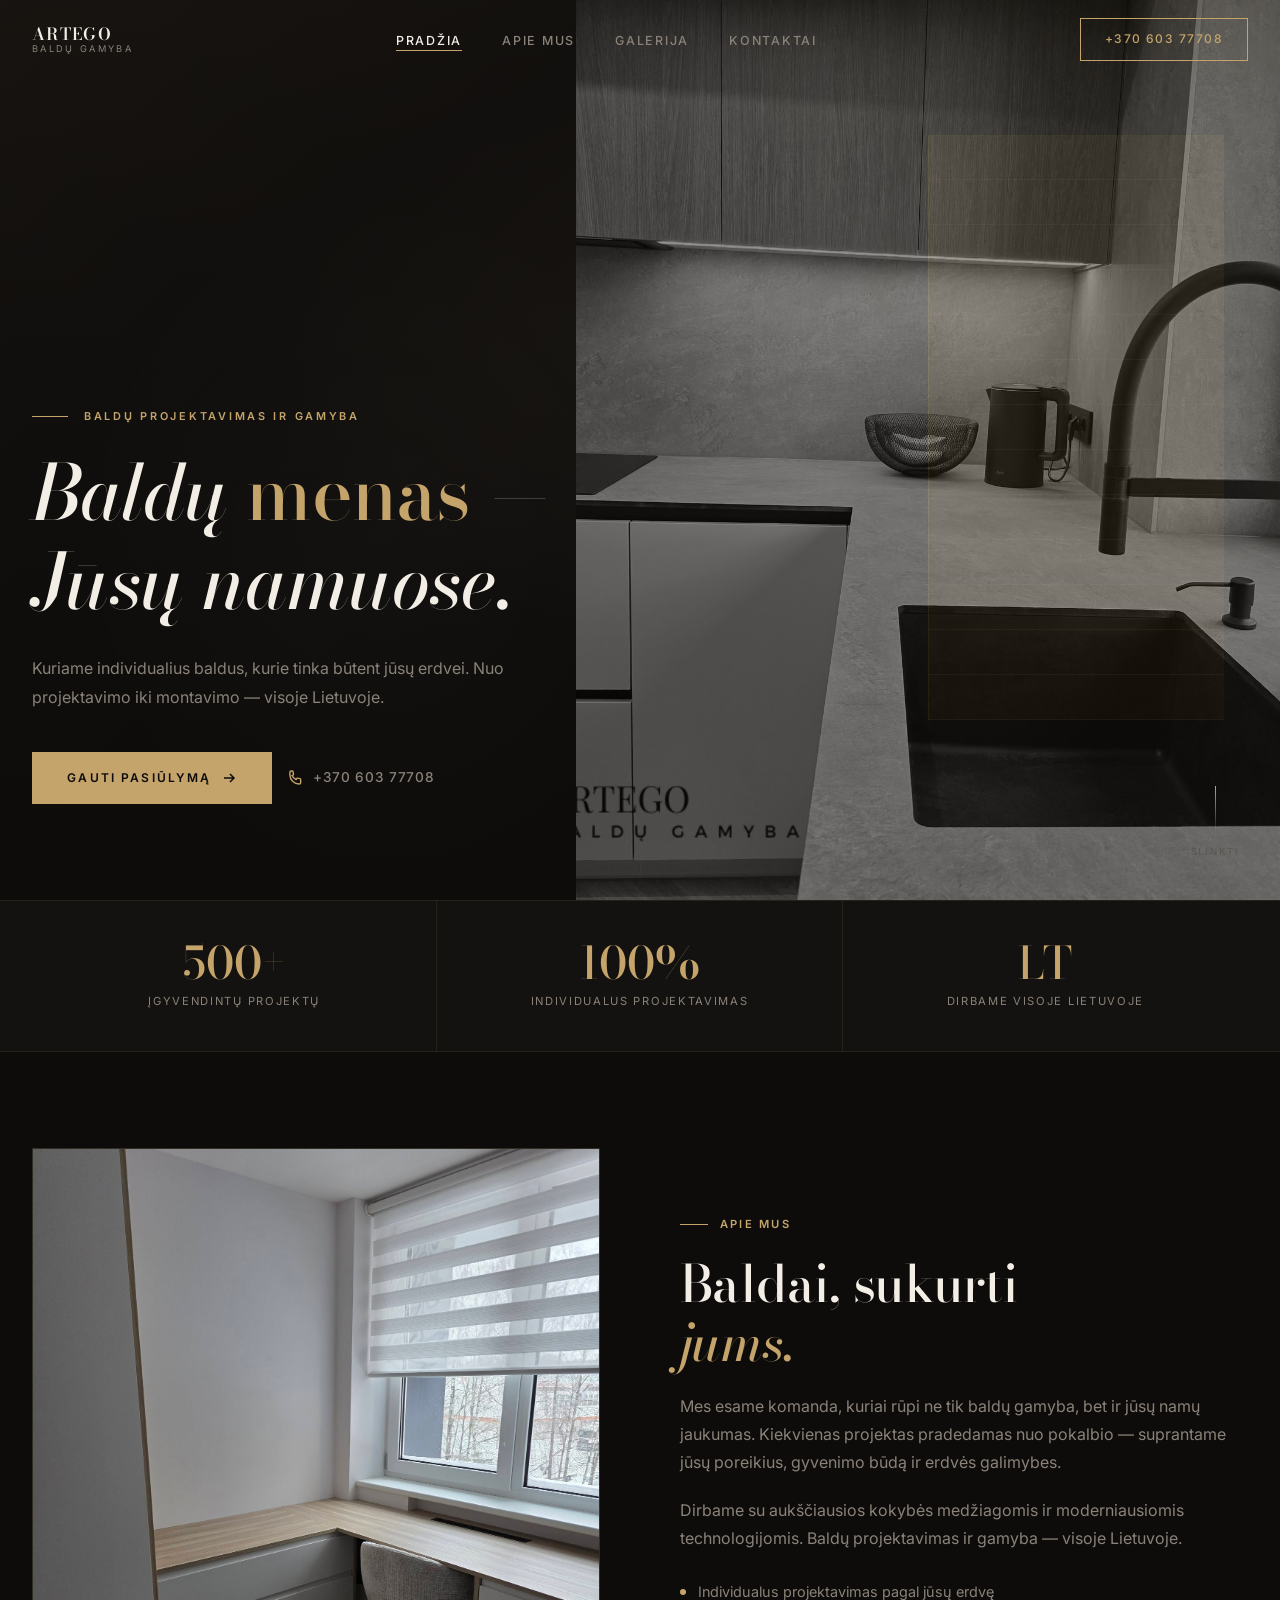
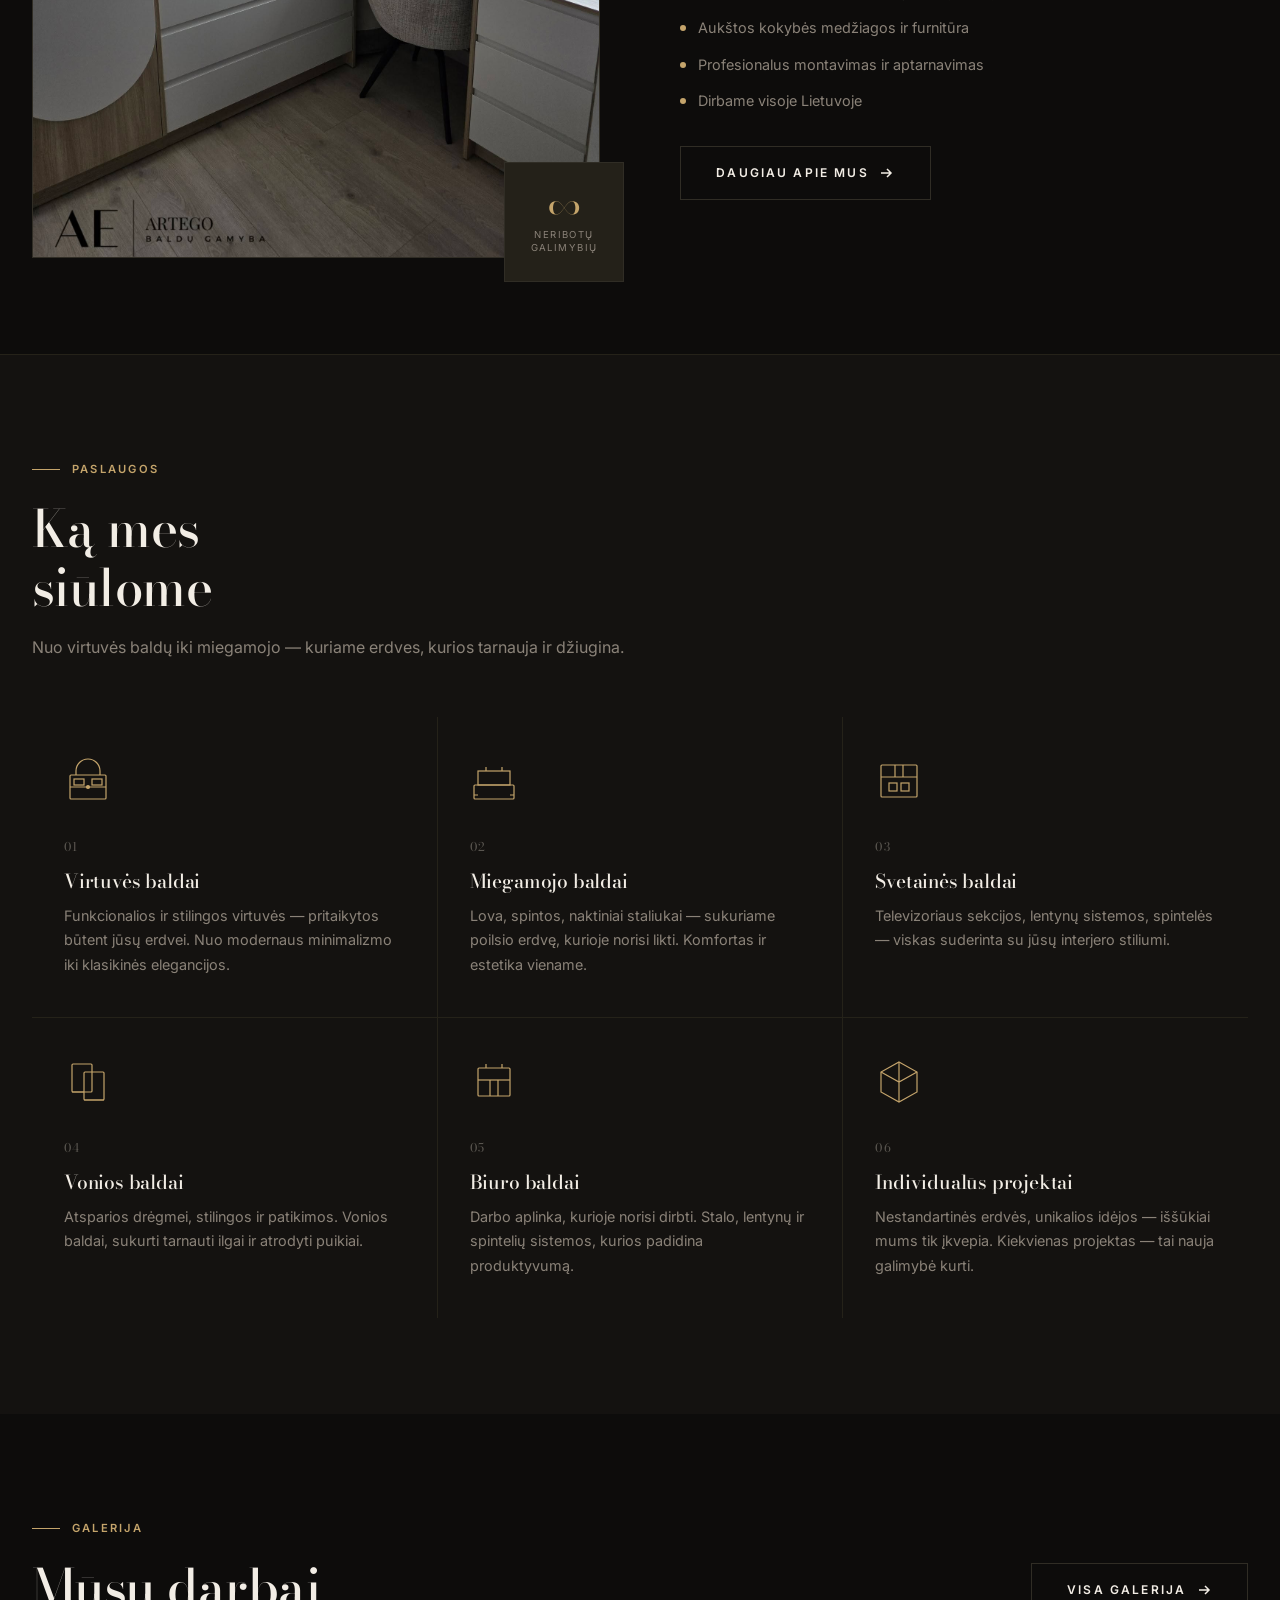
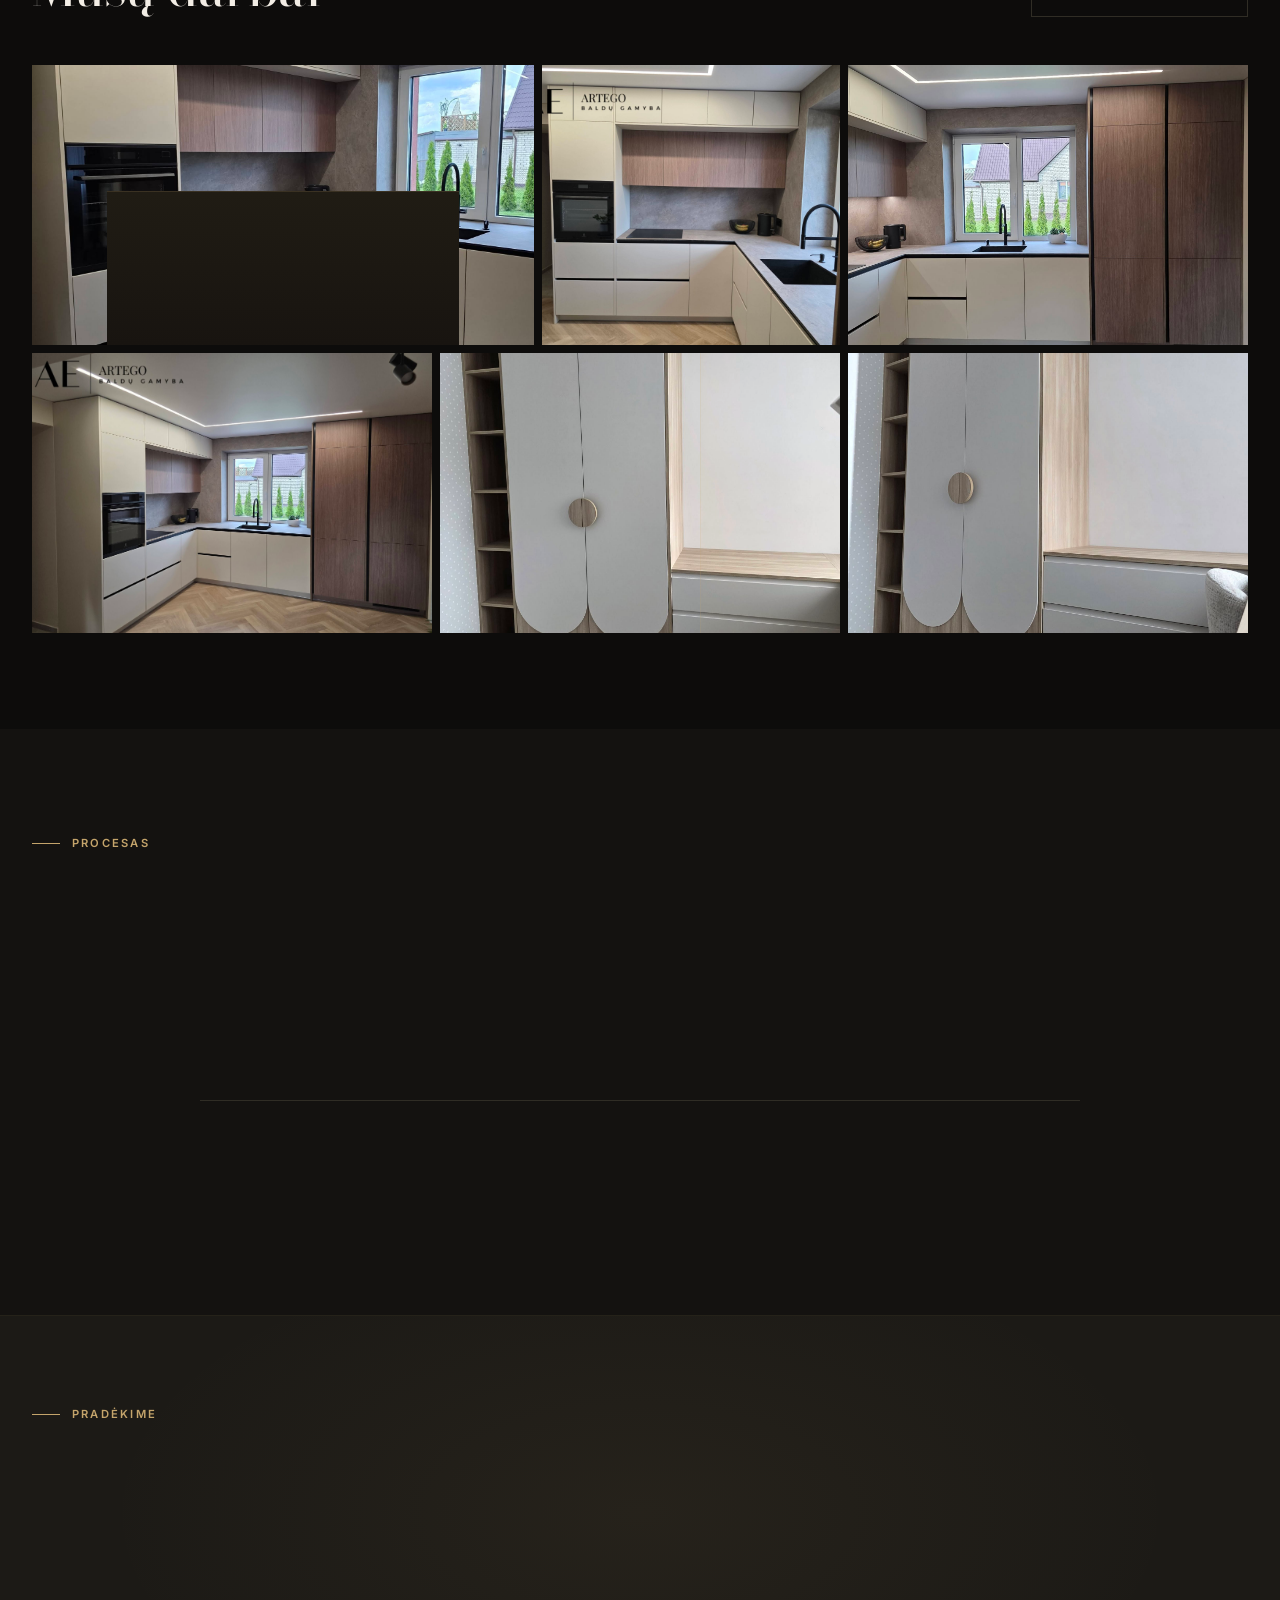
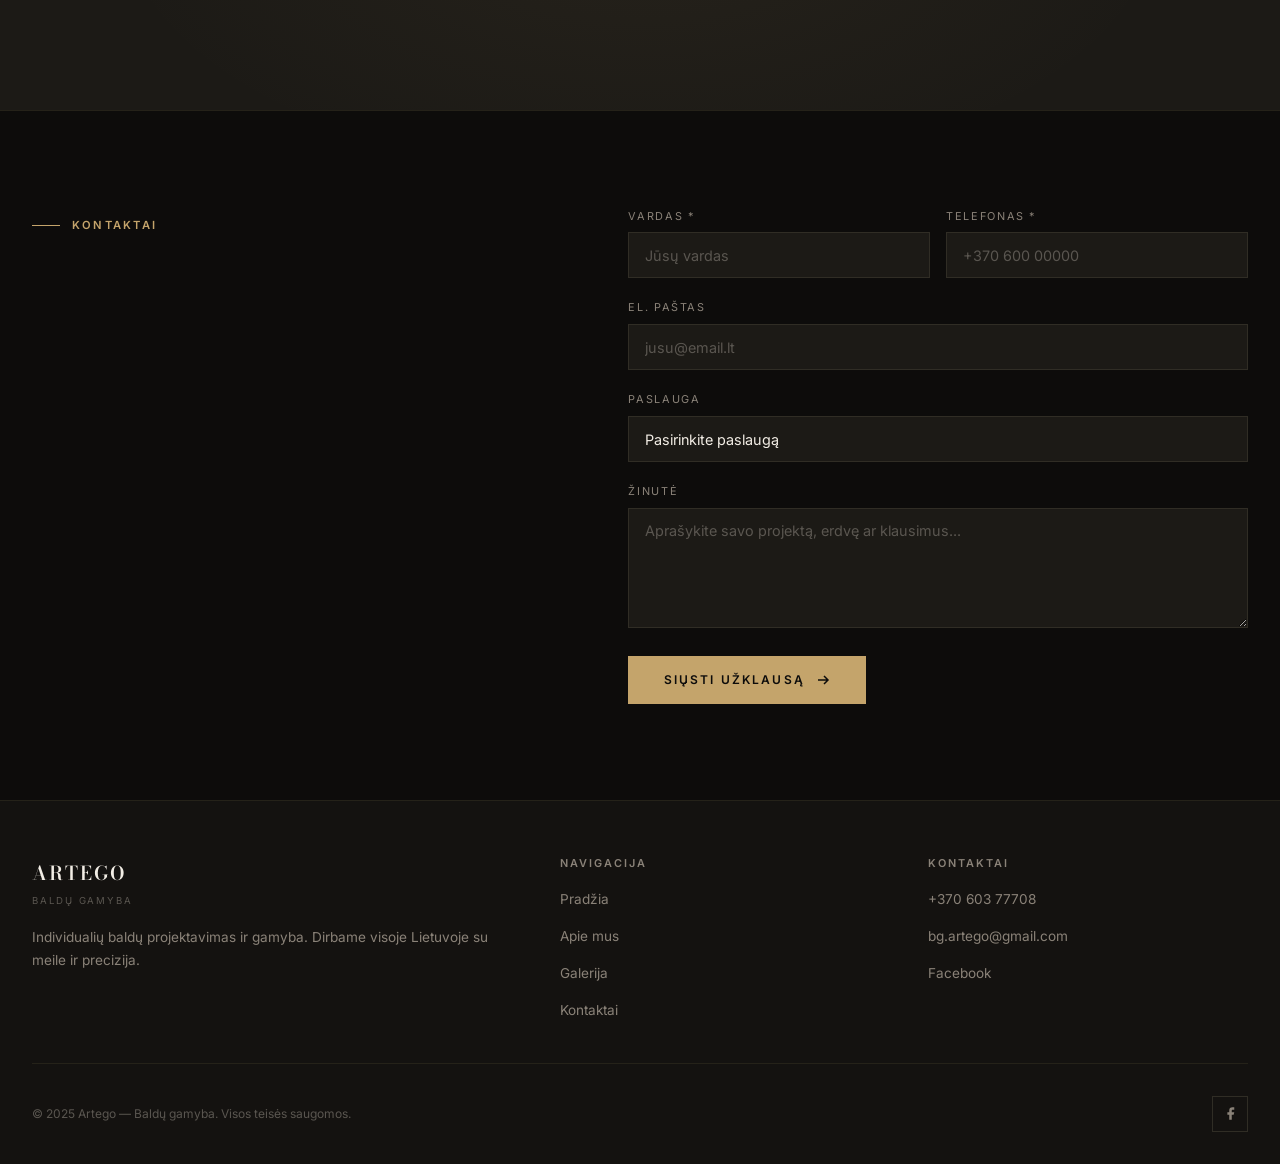
<file: index.html>
<!DOCTYPE html>
<html lang="lt">
<head>
  <meta charset="UTF-8">
  <meta name="viewport" content="width=device-width, initial-scale=1.0">
  <title>Artego — Baldų Gamyba | Lietuva</title>
  <meta name="description" content="Artego — individualių baldų projektavimas ir gamyba visoje Lietuvoje. Kokybė, stilius, patirtis.">
  <link rel="stylesheet" href="css/style.css">
</head>
<body>

<!-- Navigation -->
<nav class="nav" id="nav">
  <div class="nav__inner">
    <a href="index.html" class="nav__logo">
      <div class="nav__logo-text">
        <span class="nav__logo-name">Artego</span>
        <span class="nav__logo-sub">Baldų gamyba</span>
      </div>
    </a>
    <ul class="nav__links">
      <li><a href="index.html" class="active">Pradžia</a></li>
      <li><a href="apie.html">Apie mus</a></li>
      <li><a href="galerija.html">Galerija</a></li>
      <li><a href="kontaktai.html">Kontaktai</a></li>
    </ul>
    <a href="tel:+37060377708" class="nav__cta">+370 603 77708</a>
    <button class="nav__burger" aria-label="Meniu">
      <span></span><span></span><span></span>
    </button>
  </div>
</nav>

<!-- Mobile menu -->
<div class="nav__mobile">
  <button class="nav__mobile-close" aria-label="Uždaryti" style="position:absolute;top:1.5rem;right:2rem;background:none;border:none;color:var(--text);font-size:2rem;cursor:pointer;">✕</button>
  <a href="index.html">Pradžia</a>
  <a href="apie.html">Apie mus</a>
  <a href="galerija.html">Galerija</a>
  <a href="kontaktai.html">Kontaktai</a>
  <a href="tel:+37060377708" style="color:var(--accent);font-size:1.2rem;font-family:'Inter',sans-serif;margin-top:1rem;">+370 603 77708</a>
</div>

<!-- Hero -->
<section class="hero">
  <div class="hero__bg"></div>
  <div class="hero__bg-img"></div>
  <div class="hero__deco">
    <div class="hero__kitchen">
      <img src="assets/photos/photo2.jpg" alt="" style="width:100%;height:100%;object-fit:cover;opacity:0.55;mix-blend-mode:luminosity;">
    </div>
  </div>
  <div class="hero__content">
    <div class="hero__eyebrow">Baldų projektavimas ir gamyba</div>
    <h1 class="hero__heading">Baldų <em>menas</em> —<br>Jūsų namuose.</h1>
    <p class="hero__sub">Kuriame individualius baldus, kurie tinka būtent jūsų erdvei. Nuo projektavimo iki montavimo — visoje Lietuvoje.</p>
    <div class="hero__actions">
      <a href="kontaktai.html" class="btn btn-primary">
        Gauti pasiūlymą
        <svg viewBox="0 0 16 16" fill="none" stroke="currentColor" stroke-width="1.5"><path d="M3 8h10M9 4l4 4-4 4"/></svg>
      </a>
      <a href="tel:+37060377708" class="hero__phone">
        <svg viewBox="0 0 16 16" fill="none" stroke="currentColor" stroke-width="1.5"><path d="M2 2.5A1.5 1.5 0 013.5 1h.878a1 1 0 01.98.804l.5 2.5a1 1 0 01-.54 1.06l-1.047.523a8.983 8.983 0 004.342 4.342l.524-1.047a1 1 0 011.06-.54l2.5.5a1 1 0 01.803.98V13.5A1.5 1.5 0 0112 15C6.477 15 2 10.523 2 5V2.5z"/></svg>
        +370 603 77708
      </a>
    </div>
  </div>
  <div class="hero__scroll">
    <div class="hero__scroll-line"></div>
    <span>Slinkti</span>
  </div>
</section>

<!-- Stats -->
<div class="stats">
  <div class="container">
    <div class="stats__grid">
      <div class="stats__item" data-reveal>
        <div class="stats__num">500+</div>
        <div class="stats__label">Įgyvendintų projektų</div>
      </div>
      <div class="stats__item" data-reveal data-reveal-delay="2">
        <div class="stats__num">100%</div>
        <div class="stats__label">Individualus projektavimas</div>
      </div>
      <div class="stats__item" data-reveal data-reveal-delay="3">
        <div class="stats__num">LT</div>
        <div class="stats__label">Dirbame visoje Lietuvoje</div>
      </div>
    </div>
  </div>
</div>

<!-- About -->
<section class="section">
  <div class="container">
    <div class="about__grid">
      <div class="about__visual">
        <div class="about__img-wrap">
          <img src="assets/photos/photo8.jpg" alt="Artego baldų gamyba" style="position:absolute;inset:0;width:100%;height:100%;object-fit:cover;">
        </div>
        <div class="about__accent-box">
          <div class="about__accent-num">∞</div>
          <div class="about__accent-text">Neribotų<br>galimybių</div>
        </div>
      </div>
      <div class="about__content">
        <div class="label">Apie mus</div>
        <h2 data-reveal>Baldai, sukurti<br><em style="font-style:italic;color:var(--accent)">jums.</em></h2>
        <p data-reveal data-reveal-delay="1">Mes esame komanda, kuriai rūpi ne tik baldų gamyba, bet ir jūsų namų jaukumas. Kiekvienas projektas pradedamas nuo pokalbio — suprantame jūsų poreikius, gyvenimo būdą ir erdvės galimybes.</p>
        <p data-reveal data-reveal-delay="2">Dirbame su aukščiausios kokybės medžiagomis ir moderniausiomis technologijomis. Baldų projektavimas ir gamyba — visoje Lietuvoje.</p>
        <ul class="about__list">
          <li data-reveal data-reveal-delay="2">Individualus projektavimas pagal jūsų erdvę</li>
          <li data-reveal data-reveal-delay="3">Aukštos kokybės medžiagos ir furnitūra</li>
          <li data-reveal data-reveal-delay="4">Profesionalus montavimas ir aptarnavimas</li>
          <li data-reveal data-reveal-delay="4">Dirbame visoje Lietuvoje</li>
        </ul>
        <a href="apie.html" class="btn btn-outline" data-reveal>
          Daugiau apie mus
          <svg viewBox="0 0 16 16" fill="none" stroke="currentColor" stroke-width="1.5"><path d="M3 8h10M9 4l4 4-4 4"/></svg>
        </a>
      </div>
    </div>
  </div>
</section>

<div class="divider"></div>

<!-- Services -->
<section class="section services">
  <div class="container">
    <div class="services__head">
      <div class="label">Paslaugos</div>
      <h2 data-reveal>Ką mes<br>siūlome</h2>
      <p data-reveal data-reveal-delay="1">Nuo virtuvės baldų iki miegamojo — kuriame erdves, kurios tarnauja ir džiugina.</p>
    </div>
    <div class="services__grid">
      <div class="service-card" data-reveal>
        <svg class="service-card__icon" viewBox="0 0 48 48" fill="none" stroke="currentColor" stroke-width="1.2">
          <rect x="6" y="18" width="36" height="24" rx="1"/>
          <path d="M6 30h36"/>
          <rect x="10" y="22" width="10" height="6"/>
          <rect x="28" y="22" width="10" height="6"/>
          <path d="M12 18v-4a12 12 0 0124 0v4"/>
          <circle cx="24" cy="30" r="1.5" fill="currentColor"/>
        </svg>
        <div class="service-card__num">01</div>
        <h3>Virtuvės baldai</h3>
        <p>Funkcionalios ir stilingos virtuvės — pritaikytos būtent jūsų erdvei. Nuo modernaus minimalizmo iki klasikinės elegancijos.</p>
      </div>
      <div class="service-card" data-reveal data-reveal-delay="1">
        <svg class="service-card__icon" viewBox="0 0 48 48" fill="none" stroke="currentColor" stroke-width="1.2">
          <rect x="4" y="28" width="40" height="14" rx="1"/>
          <rect x="8" y="14" width="32" height="14"/>
          <path d="M16 14V10M32 14V10"/>
          <path d="M4 38h4M40 38h4"/>
        </svg>
        <div class="service-card__num">02</div>
        <h3>Miegamojo baldai</h3>
        <p>Lova, spintos, naktiniai staliukai — sukuriame poilsio erdvę, kurioje norisi likti. Komfortas ir estetika viename.</p>
      </div>
      <div class="service-card" data-reveal data-reveal-delay="2">
        <svg class="service-card__icon" viewBox="0 0 48 48" fill="none" stroke="currentColor" stroke-width="1.2">
          <rect x="6" y="8" width="36" height="32" rx="1"/>
          <path d="M6 20h36"/>
          <path d="M20 8v12M28 8v12"/>
          <rect x="14" y="26" width="8" height="8"/>
          <rect x="26" y="26" width="8" height="8"/>
        </svg>
        <div class="service-card__num">03</div>
        <h3>Svetainės baldai</h3>
        <p>Televizoriaus sekcijos, lentynų sistemos, spintelės — viskas suderinta su jūsų interjero stiliumi.</p>
      </div>
      <div class="service-card" data-reveal data-reveal-delay="1">
        <svg class="service-card__icon" viewBox="0 0 48 48" fill="none" stroke="currentColor" stroke-width="1.2">
          <rect x="8" y="6" width="20" height="28" rx="1"/>
          <rect x="20" y="14" width="20" height="28" rx="1"/>
          <path d="M8 34h12M20 42h20"/>
        </svg>
        <div class="service-card__num">04</div>
        <h3>Vonios baldai</h3>
        <p>Atsparios drėgmei, stilingos ir patikimos. Vonios baldai, sukurti tarnauti ilgai ir atrodyti puikiai.</p>
      </div>
      <div class="service-card" data-reveal data-reveal-delay="2">
        <svg class="service-card__icon" viewBox="0 0 48 48" fill="none" stroke="currentColor" stroke-width="1.2">
          <rect x="8" y="10" width="32" height="28" rx="1"/>
          <path d="M16 10V6M32 10V6"/>
          <path d="M8 22h32"/>
          <path d="M20 22v16M28 22v16"/>
        </svg>
        <div class="service-card__num">05</div>
        <h3>Biuro baldai</h3>
        <p>Darbo aplinka, kurioje norisi dirbti. Stalo, lentynų ir spintelių sistemos, kurios padidina produktyvumą.</p>
      </div>
      <div class="service-card" data-reveal data-reveal-delay="3">
        <svg class="service-card__icon" viewBox="0 0 48 48" fill="none" stroke="currentColor" stroke-width="1.2">
          <path d="M24 4l18 10v20L24 44 6 34V14L24 4z"/>
          <path d="M24 4v40M6 14l18 10 18-10"/>
        </svg>
        <div class="service-card__num">06</div>
        <h3>Individualūs projektai</h3>
        <p>Nestandartinės erdvės, unikalios idėjos — iššūkiai mums tik įkvepia. Kiekvienas projektas — tai nauja galimybė kurti.</p>
      </div>
    </div>
  </div>
</section>

<!-- Gallery preview -->
<section class="section">
  <div class="container">
    <div class="gallery__head">
      <div>
        <div class="label">Galerija</div>
        <h2 data-reveal>Mūsų darbai</h2>
      </div>
      <a href="galerija.html" class="btn btn-outline" data-reveal>
        Visa galerija
        <svg viewBox="0 0 16 16" fill="none" stroke="currentColor" stroke-width="1.5"><path d="M3 8h10M9 4l4 4-4 4"/></svg>
      </a>
    </div>
    <div class="gallery__grid">
      <div class="gallery-item" data-reveal>
        <div class="gallery-item__inner"><img src="assets/photos/photo1.jpg" alt="Virtuvės baldai" style="position:absolute;inset:0;width:100%;height:100%;object-fit:cover;"></div>
        <div class="gallery-item__overlay"><div class="gallery-item__zoom"><svg width="16" height="16" viewBox="0 0 16 16" fill="none" stroke="currentColor" stroke-width="1.5"><circle cx="7" cy="7" r="4"/><path d="M11 11l3 3"/><path d="M5 7h4M7 5v4"/></svg></div></div>
      </div>
      <div class="gallery-item" data-reveal data-reveal-delay="1">
        <div class="gallery-item__inner"><img src="assets/photos/photo3.jpg" alt="Virtuvės baldai" style="position:absolute;inset:0;width:100%;height:100%;object-fit:cover;"></div>
        <div class="gallery-item__overlay"><div class="gallery-item__zoom"><svg width="16" height="16" viewBox="0 0 16 16" fill="none" stroke="currentColor" stroke-width="1.5"><circle cx="7" cy="7" r="4"/><path d="M11 11l3 3"/><path d="M5 7h4M7 5v4"/></svg></div></div>
      </div>
      <div class="gallery-item" data-reveal data-reveal-delay="2">
        <div class="gallery-item__inner"><img src="assets/photos/photo5.jpg" alt="Virtuvės baldai" style="position:absolute;inset:0;width:100%;height:100%;object-fit:cover;"></div>
        <div class="gallery-item__overlay"><div class="gallery-item__zoom"><svg width="16" height="16" viewBox="0 0 16 16" fill="none" stroke="currentColor" stroke-width="1.5"><circle cx="7" cy="7" r="4"/><path d="M11 11l3 3"/><path d="M5 7h4M7 5v4"/></svg></div></div>
      </div>
      <div class="gallery-item" data-reveal data-reveal-delay="1">
        <div class="gallery-item__inner"><img src="assets/photos/photo4.jpg" alt="Virtuvės baldai" style="position:absolute;inset:0;width:100%;height:100%;object-fit:cover;"></div>
        <div class="gallery-item__overlay"><div class="gallery-item__zoom"><svg width="16" height="16" viewBox="0 0 16 16" fill="none" stroke="currentColor" stroke-width="1.5"><circle cx="7" cy="7" r="4"/><path d="M11 11l3 3"/><path d="M5 7h4M7 5v4"/></svg></div></div>
      </div>
      <div class="gallery-item" data-reveal data-reveal-delay="2">
        <div class="gallery-item__inner"><img src="assets/photos/photo6.jpg" alt="Miegamojo baldai" style="position:absolute;inset:0;width:100%;height:100%;object-fit:cover;"></div>
        <div class="gallery-item__overlay"><div class="gallery-item__zoom"><svg width="16" height="16" viewBox="0 0 16 16" fill="none" stroke="currentColor" stroke-width="1.5"><circle cx="7" cy="7" r="4"/><path d="M11 11l3 3"/><path d="M5 7h4M7 5v4"/></svg></div></div>
      </div>
      <div class="gallery-item" data-reveal data-reveal-delay="3">
        <div class="gallery-item__inner"><img src="assets/photos/photo9.jpg" alt="Miegamojo baldai" style="position:absolute;inset:0;width:100%;height:100%;object-fit:cover;"></div>
        <div class="gallery-item__overlay"><div class="gallery-item__zoom"><svg width="16" height="16" viewBox="0 0 16 16" fill="none" stroke="currentColor" stroke-width="1.5"><circle cx="7" cy="7" r="4"/><path d="M11 11l3 3"/><path d="M5 7h4M7 5v4"/></svg></div></div>
      </div>
    </div>
  </div>
</section>

<!-- Lightbox -->
<div class="lightbox" role="dialog" aria-modal="true">
  <button class="lightbox__close" aria-label="Uždaryti">✕</button>
  <div class="lightbox__content"></div>
</div>

<!-- Process -->
<section class="section process">
  <div class="container">
    <div class="process__head">
      <div class="label">Procesas</div>
      <h2 data-reveal>Kaip mes dirbame</h2>
      <p data-reveal data-reveal-delay="1">Skaidrus ir paprastas procesas — nuo idėjos iki gatavų baldų jūsų namuose.</p>
    </div>
    <div class="process__steps">
      <div class="process__step" data-reveal>
        <div class="process__step-num">01</div>
        <h4>Susitikimas</h4>
        <p>Aptariame jūsų poreikius, erdvę ir biudžetą. Klausomės ir siūlome geriausią sprendimą.</p>
      </div>
      <div class="process__step" data-reveal data-reveal-delay="1">
        <div class="process__step-num">02</div>
        <h4>Projektas</h4>
        <p>Sukuriame 3D projektą — matote baldus dar prieš gamybą ir galite rinktis medžiagas.</p>
      </div>
      <div class="process__step" data-reveal data-reveal-delay="2">
        <div class="process__step-num">03</div>
        <h4>Gamyba</h4>
        <p>Gaminame su precizija. Naudojame tik kokybiškas medžiagas ir modernias technologijas.</p>
      </div>
      <div class="process__step" data-reveal data-reveal-delay="3">
        <div class="process__step-num">04</div>
        <h4>Montavimas</h4>
        <p>Pristatome ir sumontuojame. Paliekame jus namuose su naujais baldais ir šypsena.</p>
      </div>
    </div>
  </div>
</section>

<!-- CTA Banner -->
<section class="cta-banner">
  <div class="container">
    <div class="cta-banner__inner">
      <div class="cta-banner__text">
        <div class="label">Pradėkime</div>
        <h2 data-reveal>Pasiruošę kurti<br>jūsų erdvę?</h2>
        <p data-reveal data-reveal-delay="1">Susisiekite šiandien — aptarkime jūsų projektą ir sudarysime individualų pasiūlymą.</p>
      </div>
      <div class="cta-banner__actions" data-reveal data-reveal-delay="2">
        <a href="tel:+37060377708" class="cta-phone-big">+370 603 77708</a>
        <a href="kontaktai.html" class="btn btn-primary">
          Rašyti žinutę
          <svg viewBox="0 0 16 16" fill="none" stroke="currentColor" stroke-width="1.5"><path d="M2 4h12v8a1 1 0 01-1 1H3a1 1 0 01-1-1V4z"/><path d="M2 4l6 5 6-5"/></svg>
        </a>
      </div>
    </div>
  </div>
</section>

<!-- Contact snippet -->
<section class="section contact-section">
  <div class="container">
    <div class="contact__grid">
      <div class="contact__info">
        <div class="label">Kontaktai</div>
        <h2 data-reveal>Susisiekite<br>su mumis</h2>
        <p data-reveal data-reveal-delay="1">Atsakysime į klausimus, sudarysime pasiūlymą ir sutarsime dėl susitikimo. Dirbame visoje Lietuvoje.</p>
        <div class="contact__details">
          <div class="contact__detail" data-reveal data-reveal-delay="2">
            <div class="contact__detail-icon">
              <svg viewBox="0 0 16 16" fill="none" stroke="currentColor" stroke-width="1.5"><path d="M2 2.5A1.5 1.5 0 013.5 1h.878a1 1 0 01.98.804l.5 2.5a1 1 0 01-.54 1.06l-1.047.523a8.983 8.983 0 004.342 4.342l.524-1.047a1 1 0 011.06-.54l2.5.5a1 1 0 01.803.98V13.5A1.5 1.5 0 0112 15C6.477 15 2 10.523 2 5V2.5z"/></svg>
            </div>
            <div>
              <div class="contact__detail-label">Telefonas</div>
              <div class="contact__detail-val"><a href="tel:+37060377708">+370 603 77708</a></div>
            </div>
          </div>
          <div class="contact__detail" data-reveal data-reveal-delay="3">
            <div class="contact__detail-icon">
              <svg viewBox="0 0 16 16" fill="none" stroke="currentColor" stroke-width="1.5"><path d="M2 4h12v8a1 1 0 01-1 1H3a1 1 0 01-1-1V4z"/><path d="M2 4l6 5 6-5"/></svg>
            </div>
            <div>
              <div class="contact__detail-label">El. paštas</div>
              <div class="contact__detail-val"><a href="mailto:bg.artego@gmail.com">bg.artego@gmail.com</a></div>
            </div>
          </div>
          <div class="contact__detail" data-reveal data-reveal-delay="4">
            <div class="contact__detail-icon">
              <svg viewBox="0 0 16 16" fill="none" stroke="currentColor" stroke-width="1.5"><path d="M14 6.5C14 10.5 8 15 8 15S2 10.5 2 6.5a6 6 0 1112 0z"/><circle cx="8" cy="6.5" r="2"/></svg>
            </div>
            <div>
              <div class="contact__detail-label">Teritorija</div>
              <div class="contact__detail-val">Visa Lietuva</div>
            </div>
          </div>
        </div>
      </div>
      <div>
        <form class="form contact-form" novalidate>
          <div class="form-row">
            <div class="form-group">
              <label for="name">Vardas *</label>
              <input type="text" id="name" name="name" placeholder="Jūsų vardas" required>
            </div>
            <div class="form-group">
              <label for="phone">Telefonas *</label>
              <input type="tel" id="phone" name="phone" placeholder="+370 600 00000" required>
            </div>
          </div>
          <div class="form-group">
            <label for="email">El. paštas</label>
            <input type="email" id="email" name="email" placeholder="jusu@email.lt">
          </div>
          <div class="form-group">
            <label for="service">Paslauga</label>
            <select id="service" name="service">
              <option value="">Pasirinkite paslaugą</option>
              <option>Virtuvės baldai</option>
              <option>Miegamojo baldai</option>
              <option>Svetainės baldai</option>
              <option>Vonios baldai</option>
              <option>Biuro baldai</option>
              <option>Individualus projektas</option>
              <option>Kita</option>
            </select>
          </div>
          <div class="form-group">
            <label for="message">Žinutė</label>
            <textarea id="message" name="message" placeholder="Aprašykite savo projektą, erdvę ar klausimus..."></textarea>
          </div>
          <div class="form__success">Ačiū! Susisieksime su jumis artimiausiu metu.</div>
          <div class="form__error">Nepavyko išsiųsti. Pabandykite dar kartą arba skambinkite telefonu.</div>
          <button type="submit" class="btn btn-primary form-submit">
            Siųsti užklausą
            <svg viewBox="0 0 16 16" fill="none" stroke="currentColor" stroke-width="1.5"><path d="M3 8h10M9 4l4 4-4 4"/></svg>
          </button>
        </form>
      </div>
    </div>
  </div>
</section>

<!-- Footer -->
<footer class="footer">
  <div class="container">
    <div class="footer__top">
      <div class="footer__brand">
        <div class="footer__brand-name">Artego</div>
        <div class="footer__brand-sub">Baldų gamyba</div>
        <p>Individualių baldų projektavimas ir gamyba. Dirbame visoje Lietuvoje su meile ir precizija.</p>
      </div>
      <div class="footer__col">
        <h4>Navigacija</h4>
        <ul class="footer__links">
          <li><a href="index.html">Pradžia</a></li>
          <li><a href="apie.html">Apie mus</a></li>
          <li><a href="galerija.html">Galerija</a></li>
          <li><a href="kontaktai.html">Kontaktai</a></li>
        </ul>
      </div>
      <div class="footer__col">
        <h4>Kontaktai</h4>
        <ul class="footer__links">
          <li><a href="tel:+37060377708">+370 603 77708</a></li>
          <li><a href="mailto:bg.artego@gmail.com">bg.artego@gmail.com</a></li>
          <li><a href="https://www.facebook.com/geniukas.baldai/" target="_blank" rel="noopener">Facebook</a></li>
        </ul>
      </div>
    </div>
    <div class="footer__bottom">
      <div class="footer__copy">© 2025 Artego — Baldų gamyba. Visos teisės saugomos.</div>
      <div class="footer__social">
        <a href="https://www.facebook.com/geniukas.baldai/" target="_blank" rel="noopener" aria-label="Facebook">
          <svg viewBox="0 0 24 24" fill="currentColor"><path d="M18 2h-3a5 5 0 00-5 5v3H7v4h3v8h4v-8h3l1-4h-4V7a1 1 0 011-1h3z"/></svg>
        </a>
      </div>
    </div>
  </div>
</footer>

<script src="js/main.js"></script>
</body>
</html>
</file>
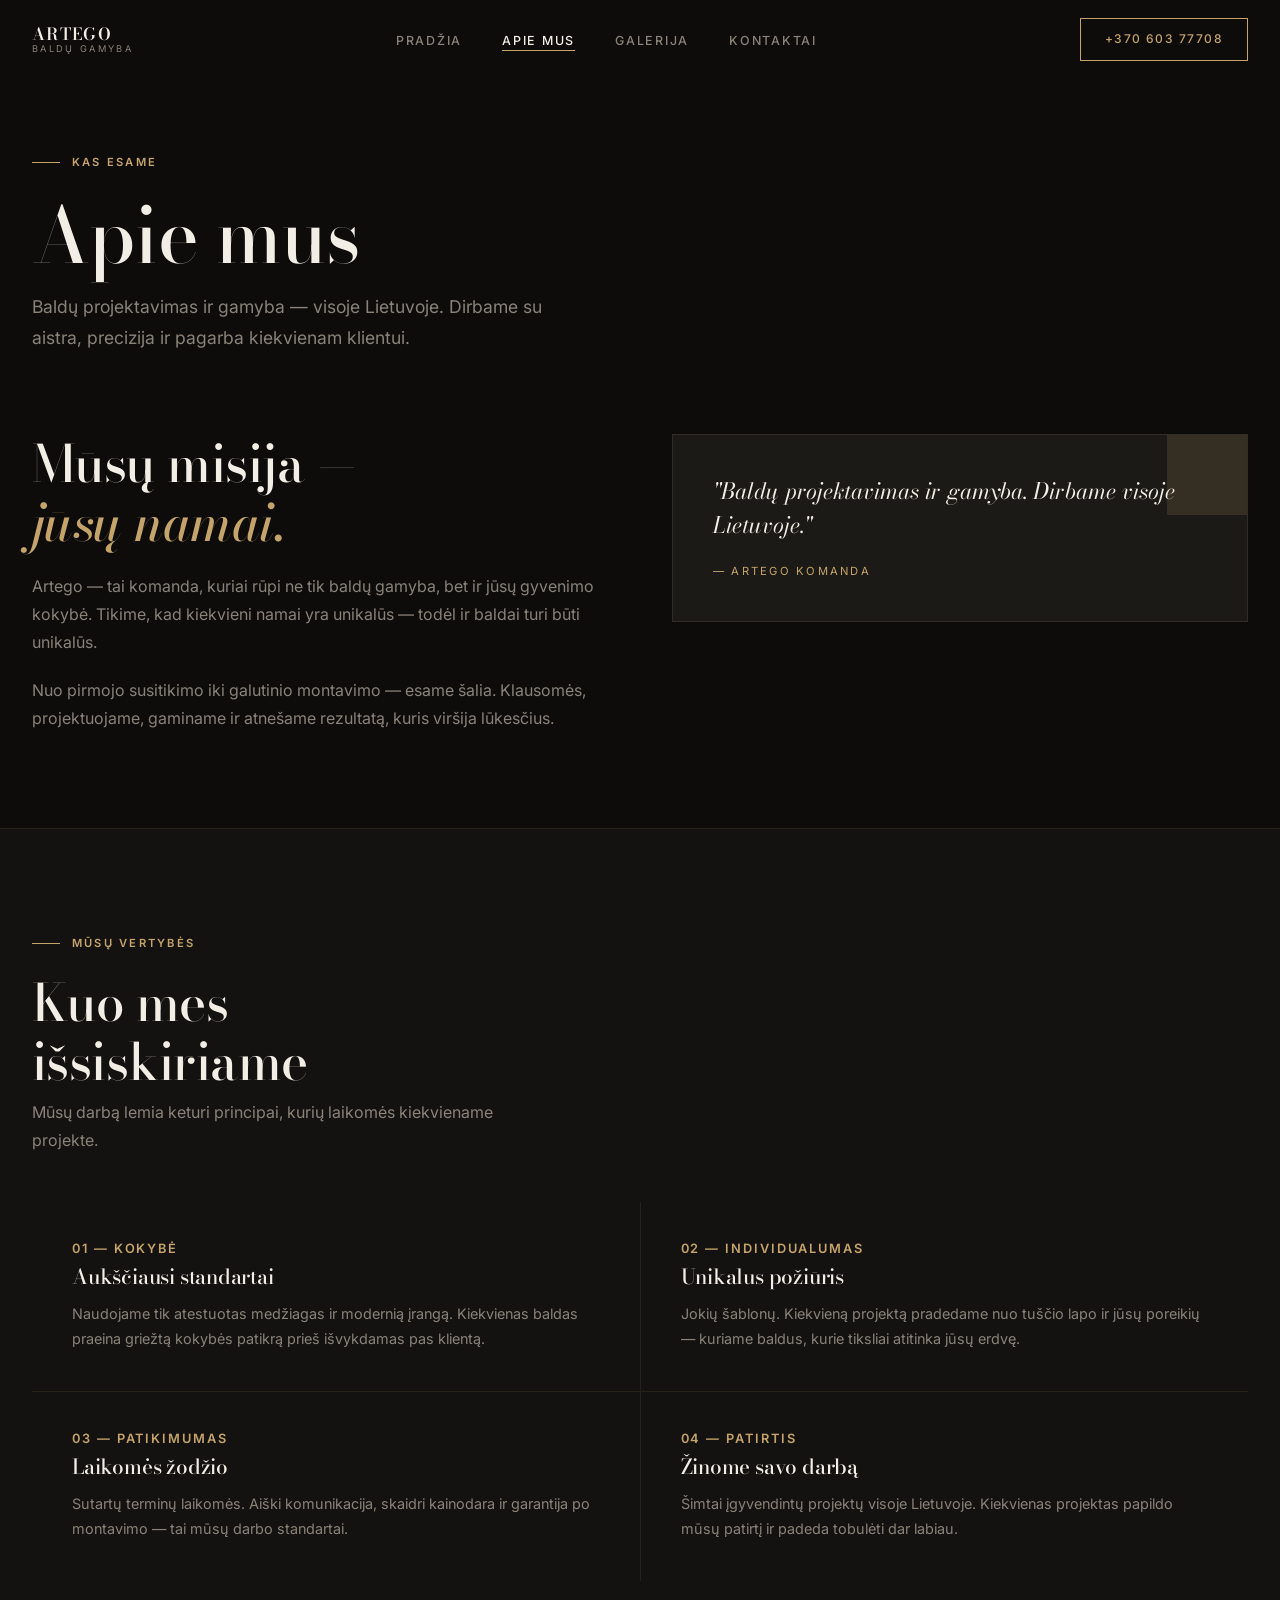
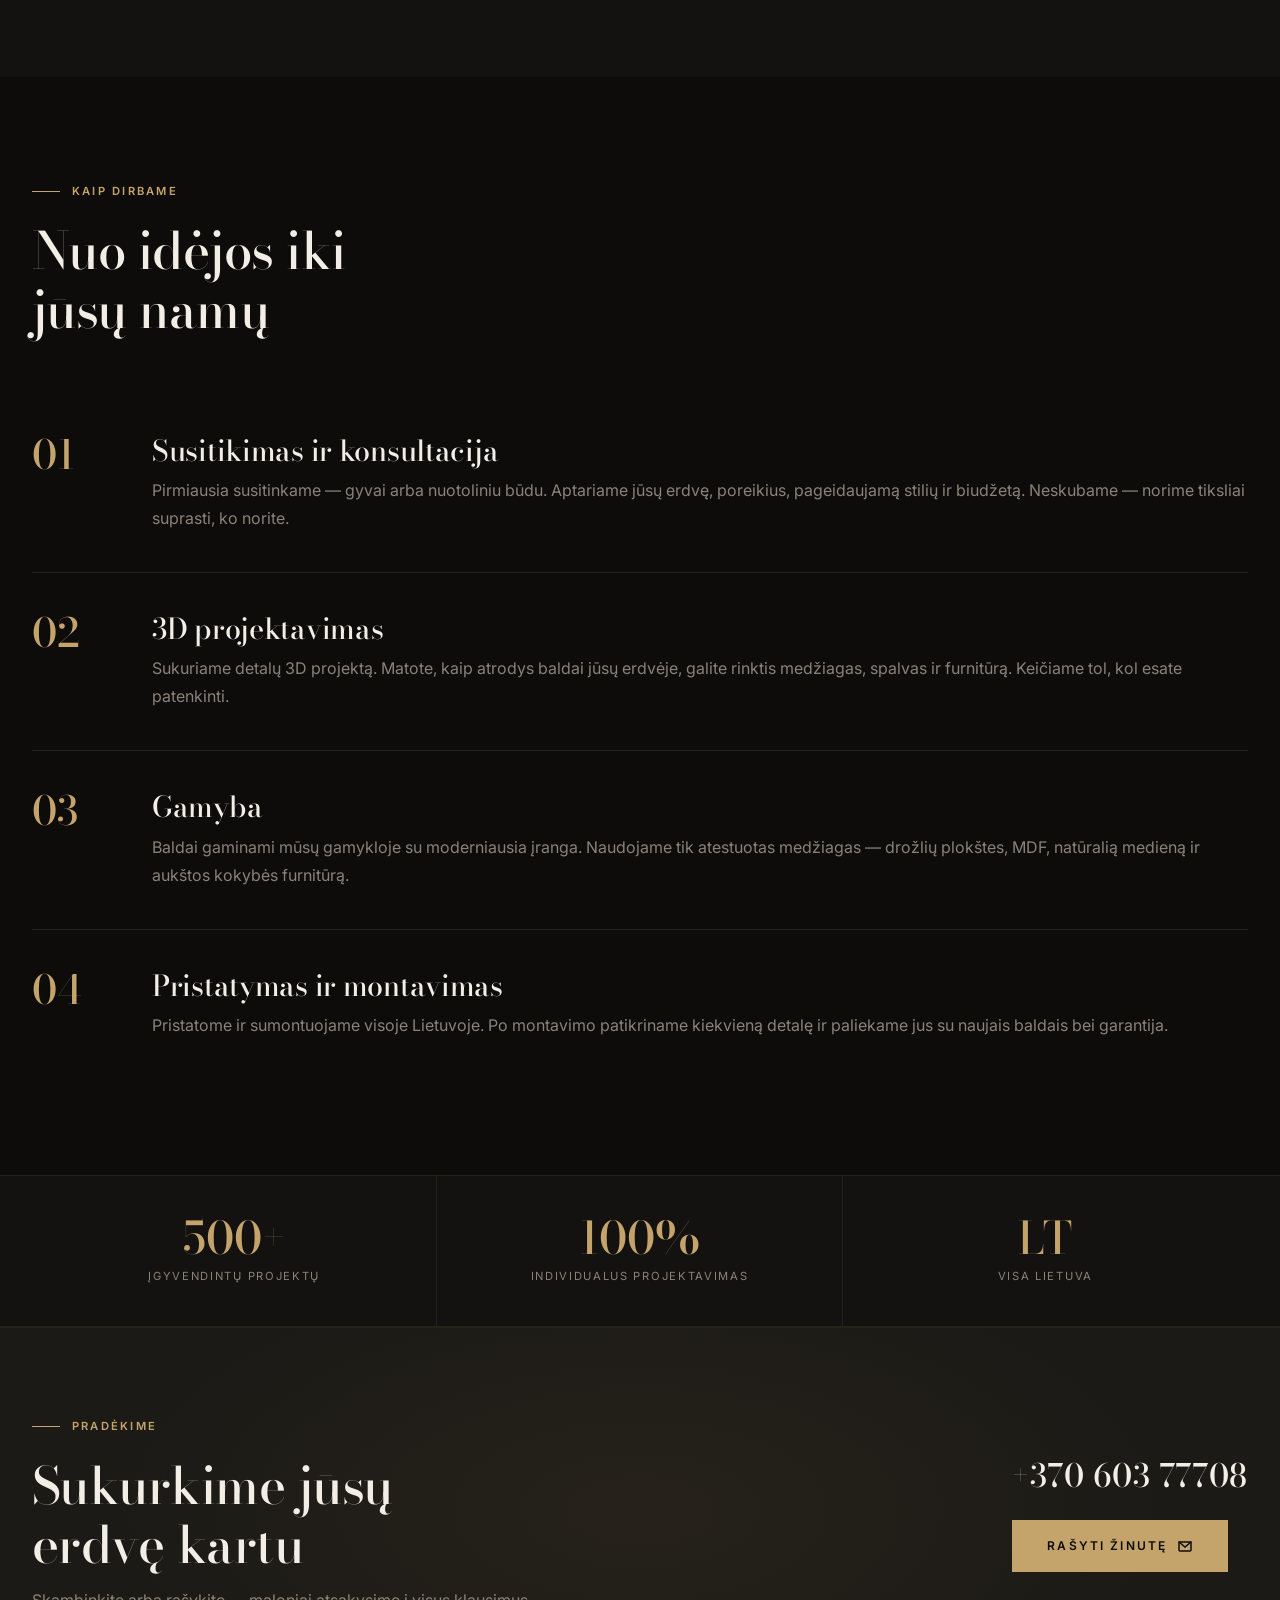
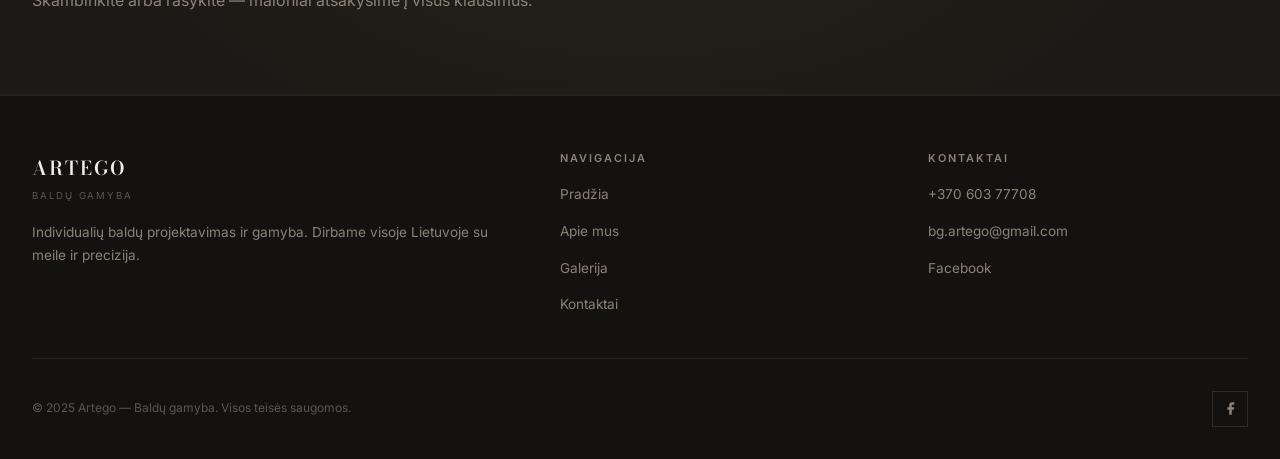
<file: apie.html>
<!DOCTYPE html>
<html lang="lt">
<head>
  <meta charset="UTF-8">
  <meta name="viewport" content="width=device-width, initial-scale=1.0">
  <title>Apie mus — Artego Baldų Gamyba</title>
  <meta name="description" content="Sužinokite daugiau apie Artego — individualių baldų projektavimo ir gamybos įmonę, dirbančią visoje Lietuvoje.">
  <link rel="stylesheet" href="css/style.css">
</head>
<body>

<nav class="nav" id="nav">
  <div class="nav__inner">
    <a href="index.html" class="nav__logo">
      <div class="nav__logo-text">
        <span class="nav__logo-name">Artego</span>
        <span class="nav__logo-sub">Baldų gamyba</span>
      </div>
    </a>
    <ul class="nav__links">
      <li><a href="index.html">Pradžia</a></li>
      <li><a href="apie.html" class="active">Apie mus</a></li>
      <li><a href="galerija.html">Galerija</a></li>
      <li><a href="kontaktai.html">Kontaktai</a></li>
    </ul>
    <a href="tel:+37060377708" class="nav__cta">+370 603 77708</a>
    <button class="nav__burger" aria-label="Meniu">
      <span></span><span></span><span></span>
    </button>
  </div>
</nav>

<div class="nav__mobile">
  <button class="nav__mobile-close" aria-label="Uždaryti" style="position:absolute;top:1.5rem;right:2rem;background:none;border:none;color:var(--text);font-size:2rem;cursor:pointer;">✕</button>
  <a href="index.html">Pradžia</a>
  <a href="apie.html">Apie mus</a>
  <a href="galerija.html">Galerija</a>
  <a href="kontaktai.html">Kontaktai</a>
  <a href="tel:+37060377708" style="color:var(--accent);font-size:1.2rem;font-family:'Inter',sans-serif;margin-top:1rem;">+370 603 77708</a>
</div>

<!-- Page Hero -->
<div class="about-page-hero">
  <div class="container">
    <div class="label">Kas esame</div>
    <h1 data-reveal>Apie mus</h1>
    <p style="max-width:560px;margin-top:0.75rem;font-size:1.1rem;" data-reveal data-reveal-delay="1">Baldų projektavimas ir gamyba — visoje Lietuvoje. Dirbame su aistra, precizija ir pagarba kiekvienam klientui.</p>
  </div>
</div>

<!-- Intro -->
<section class="section" style="padding-top:2rem;">
  <div class="container">
    <div style="display:grid;grid-template-columns:1fr 1fr;gap:4rem;align-items:start;" class="about-intro-grid">
      <div>
        <h2 data-reveal style="margin-bottom:1.25rem;">Mūsų misija —<br><em style="font-style:italic;color:var(--accent)">jūsų namai.</em></h2>
        <p data-reveal data-reveal-delay="1" style="margin-bottom:1.25rem;">Artego — tai komanda, kuriai rūpi ne tik baldų gamyba, bet ir jūsų gyvenimo kokybė. Tikime, kad kiekvieni namai yra unikalūs — todėl ir baldai turi būti unikalūs.</p>
        <p data-reveal data-reveal-delay="2">Nuo pirmojo susitikimo iki galutinio montavimo — esame šalia. Klausomės, projektuojame, gaminame ir atnešame rezultatą, kuris viršija lūkesčius.</p>
      </div>
      <div data-reveal data-reveal-delay="2">
        <div style="background:var(--surface-2);border:1px solid var(--border-light);padding:2.5rem;position:relative;overflow:hidden;">
          <div style="position:absolute;top:0;right:0;width:80px;height:80px;background:var(--accent-glow);"></div>
          <blockquote style="font-family:'Bodoni Moda',serif;font-size:1.4rem;font-weight:400;font-style:italic;line-height:1.5;color:var(--text);margin-bottom:1.25rem;">"Baldų projektavimas ir gamyba. Dirbame visoje Lietuvoje."</blockquote>
          <div style="font-size:0.7rem;letter-spacing:0.2em;text-transform:uppercase;color:var(--accent);">— Artego komanda</div>
        </div>
      </div>
    </div>
  </div>
</section>

<style>
@media (max-width: 768px) {
  .about-intro-grid { grid-template-columns: 1fr !important; gap: 2rem !important; }
}
</style>

<div class="divider"></div>

<!-- Values -->
<section class="section" style="background:var(--surface);">
  <div class="container">
    <div class="label">Mūsų vertybės</div>
    <h2 data-reveal style="max-width:500px;margin-bottom:0.5rem;">Kuo mes<br>išsiskiriame</h2>
    <p data-reveal data-reveal-delay="1" style="max-width:480px;margin-bottom:3rem;">Mūsų darbą lemia keturi principai, kurių laikomės kiekviename projekte.</p>

    <div class="value-grid">
      <div class="value-item" data-reveal>
        <h4>01 — Kokybė</h4>
        <h3>Aukščiausi standartai</h3>
        <p>Naudojame tik atestuotas medžiagas ir modernią įrangą. Kiekvienas baldas praeina griežtą kokybės patikrą prieš išvykdamas pas klientą.</p>
      </div>
      <div class="value-item" data-reveal data-reveal-delay="1">
        <h4>02 — Individualumas</h4>
        <h3>Unikalus požiūris</h3>
        <p>Jokių šablonų. Kiekvieną projektą pradedame nuo tuščio lapo ir jūsų poreikių — kuriame baldus, kurie tiksliai atitinka jūsų erdvę.</p>
      </div>
      <div class="value-item" data-reveal data-reveal-delay="2">
        <h4>03 — Patikimumas</h4>
        <h3>Laikomės žodžio</h3>
        <p>Sutartų terminų laikomės. Aiški komunikacija, skaidri kainodara ir garantija po montavimo — tai mūsų darbo standartai.</p>
      </div>
      <div class="value-item" data-reveal data-reveal-delay="3">
        <h4>04 — Patirtis</h4>
        <h3>Žinome savo darbą</h3>
        <p>Šimtai įgyvendintų projektų visoje Lietuvoje. Kiekvienas projektas papildo mūsų patirtį ir padeda tobulėti dar labiau.</p>
      </div>
    </div>
  </div>
</section>

<!-- Process detail -->
<section class="section">
  <div class="container">
    <div class="label">Kaip dirbame</div>
    <h2 data-reveal style="max-width:500px;margin-bottom:3.5rem;">Nuo idėjos iki<br>jūsų namų</h2>

    <div style="display:flex;flex-direction:column;gap:0;">
      <div class="process-line-item" data-reveal style="display:grid;grid-template-columns:80px 1fr;gap:2.5rem;padding:2.5rem 0;border-bottom:1px solid var(--border);">
        <div style="display:flex;flex-direction:column;align-items:flex-start;gap:0.5rem;">
          <div style="font-family:'Bodoni Moda',serif;font-size:2.5rem;font-weight:500;color:var(--accent);line-height:1;">01</div>
        </div>
        <div>
          <h3 style="margin-bottom:0.5rem;">Susitikimas ir konsultacija</h3>
          <p>Pirmiausia susitinkame — gyvai arba nuotoliniu būdu. Aptariame jūsų erdvę, poreikius, pageidaujamą stilių ir biudžetą. Neskubame — norime tiksliai suprasti, ko norite.</p>
        </div>
      </div>
      <div class="process-line-item" data-reveal style="display:grid;grid-template-columns:80px 1fr;gap:2.5rem;padding:2.5rem 0;border-bottom:1px solid var(--border);">
        <div>
          <div style="font-family:'Bodoni Moda',serif;font-size:2.5rem;font-weight:500;color:var(--accent);line-height:1;">02</div>
        </div>
        <div>
          <h3 style="margin-bottom:0.5rem;">3D projektavimas</h3>
          <p>Sukuriame detalų 3D projektą. Matote, kaip atrodys baldai jūsų erdvėje, galite rinktis medžiagas, spalvas ir furnitūrą. Keičiame tol, kol esate patenkinti.</p>
        </div>
      </div>
      <div class="process-line-item" data-reveal style="display:grid;grid-template-columns:80px 1fr;gap:2.5rem;padding:2.5rem 0;border-bottom:1px solid var(--border);">
        <div>
          <div style="font-family:'Bodoni Moda',serif;font-size:2.5rem;font-weight:500;color:var(--accent);line-height:1;">03</div>
        </div>
        <div>
          <h3 style="margin-bottom:0.5rem;">Gamyba</h3>
          <p>Baldai gaminami mūsų gamykloje su moderniausia įranga. Naudojame tik atestuotas medžiagas — drožlių plokštes, MDF, natūralią medieną ir aukštos kokybės furnitūrą.</p>
        </div>
      </div>
      <div class="process-line-item" data-reveal style="display:grid;grid-template-columns:80px 1fr;gap:2.5rem;padding:2.5rem 0;">
        <div>
          <div style="font-family:'Bodoni Moda',serif;font-size:2.5rem;font-weight:500;color:var(--accent);line-height:1;">04</div>
        </div>
        <div>
          <h3 style="margin-bottom:0.5rem;">Pristatymas ir montavimas</h3>
          <p>Pristatome ir sumontuojame visoje Lietuvoje. Po montavimo patikriname kiekvieną detalę ir paliekame jus su naujais baldais bei garantija.</p>
        </div>
      </div>
    </div>
  </div>
</section>

<!-- Stats -->
<div class="stats">
  <div class="container">
    <div class="stats__grid">
      <div class="stats__item" data-reveal>
        <div class="stats__num">500+</div>
        <div class="stats__label">Įgyvendintų projektų</div>
      </div>
      <div class="stats__item" data-reveal data-reveal-delay="2">
        <div class="stats__num">100%</div>
        <div class="stats__label">Individualus projektavimas</div>
      </div>
      <div class="stats__item" data-reveal data-reveal-delay="3">
        <div class="stats__num">LT</div>
        <div class="stats__label">Visa Lietuva</div>
      </div>
    </div>
  </div>
</div>

<!-- CTA -->
<section class="cta-banner">
  <div class="container">
    <div class="cta-banner__inner">
      <div class="cta-banner__text">
        <div class="label">Pradėkime</div>
        <h2 data-reveal>Sukurkime jūsų<br>erdvę kartu</h2>
        <p data-reveal data-reveal-delay="1">Skambinkite arba rašykite — maloniai atsakysime į visus klausimus.</p>
      </div>
      <div class="cta-banner__actions" data-reveal data-reveal-delay="2">
        <a href="tel:+37060377708" class="cta-phone-big">+370 603 77708</a>
        <a href="kontaktai.html" class="btn btn-primary">
          Rašyti žinutę
          <svg viewBox="0 0 16 16" fill="none" stroke="currentColor" stroke-width="1.5"><path d="M2 4h12v8a1 1 0 01-1 1H3a1 1 0 01-1-1V4z"/><path d="M2 4l6 5 6-5"/></svg>
        </a>
      </div>
    </div>
  </div>
</section>

<footer class="footer">
  <div class="container">
    <div class="footer__top">
      <div class="footer__brand">
        <div class="footer__brand-name">Artego</div>
        <div class="footer__brand-sub">Baldų gamyba</div>
        <p>Individualių baldų projektavimas ir gamyba. Dirbame visoje Lietuvoje su meile ir precizija.</p>
      </div>
      <div class="footer__col">
        <h4>Navigacija</h4>
        <ul class="footer__links">
          <li><a href="index.html">Pradžia</a></li>
          <li><a href="apie.html">Apie mus</a></li>
          <li><a href="galerija.html">Galerija</a></li>
          <li><a href="kontaktai.html">Kontaktai</a></li>
        </ul>
      </div>
      <div class="footer__col">
        <h4>Kontaktai</h4>
        <ul class="footer__links">
          <li><a href="tel:+37060377708">+370 603 77708</a></li>
          <li><a href="mailto:bg.artego@gmail.com">bg.artego@gmail.com</a></li>
          <li><a href="https://www.facebook.com/geniukas.baldai/" target="_blank" rel="noopener">Facebook</a></li>
        </ul>
      </div>
    </div>
    <div class="footer__bottom">
      <div class="footer__copy">© 2025 Artego — Baldų gamyba. Visos teisės saugomos.</div>
      <div class="footer__social">
        <a href="https://www.facebook.com/geniukas.baldai/" target="_blank" rel="noopener" aria-label="Facebook">
          <svg viewBox="0 0 24 24" fill="currentColor"><path d="M18 2h-3a5 5 0 00-5 5v3H7v4h3v8h4v-8h3l1-4h-4V7a1 1 0 011-1h3z"/></svg>
        </a>
      </div>
    </div>
  </div>
</footer>

<script src="js/main.js"></script>
</body>
</html>
</file>
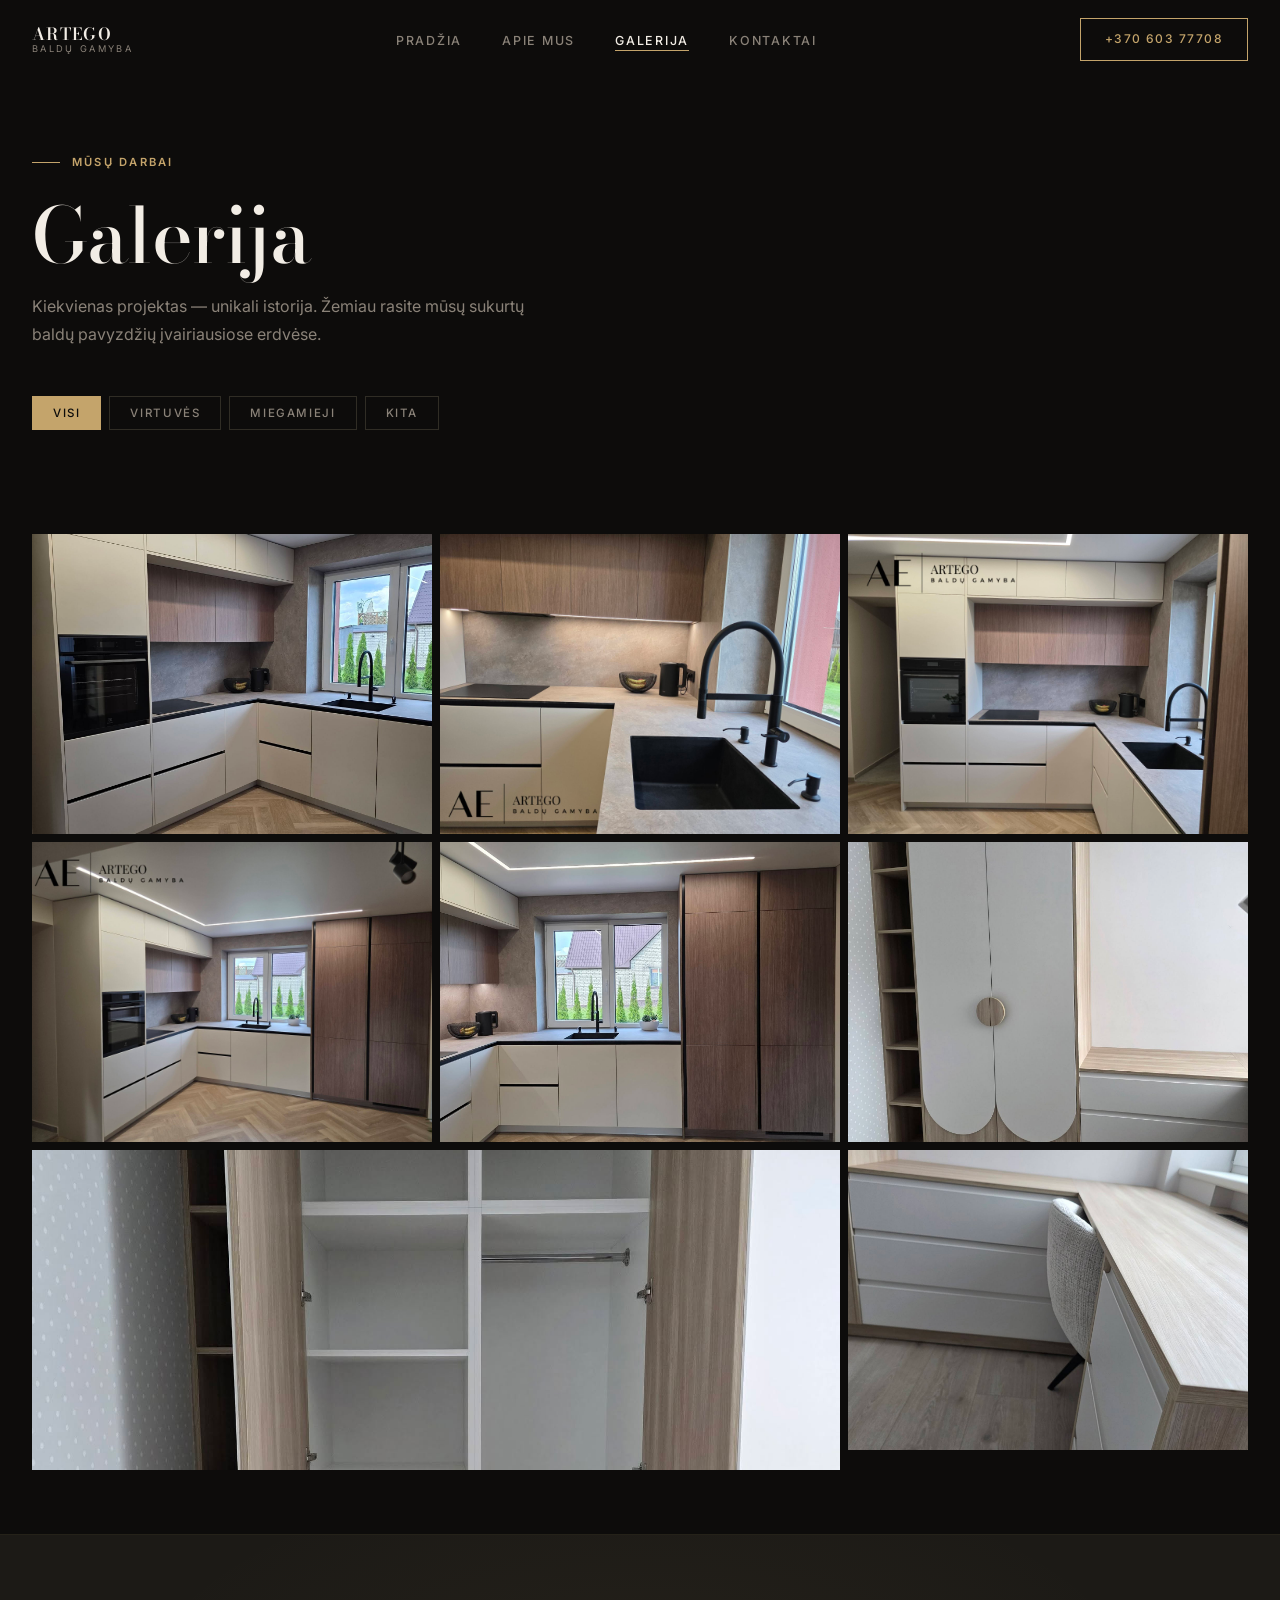
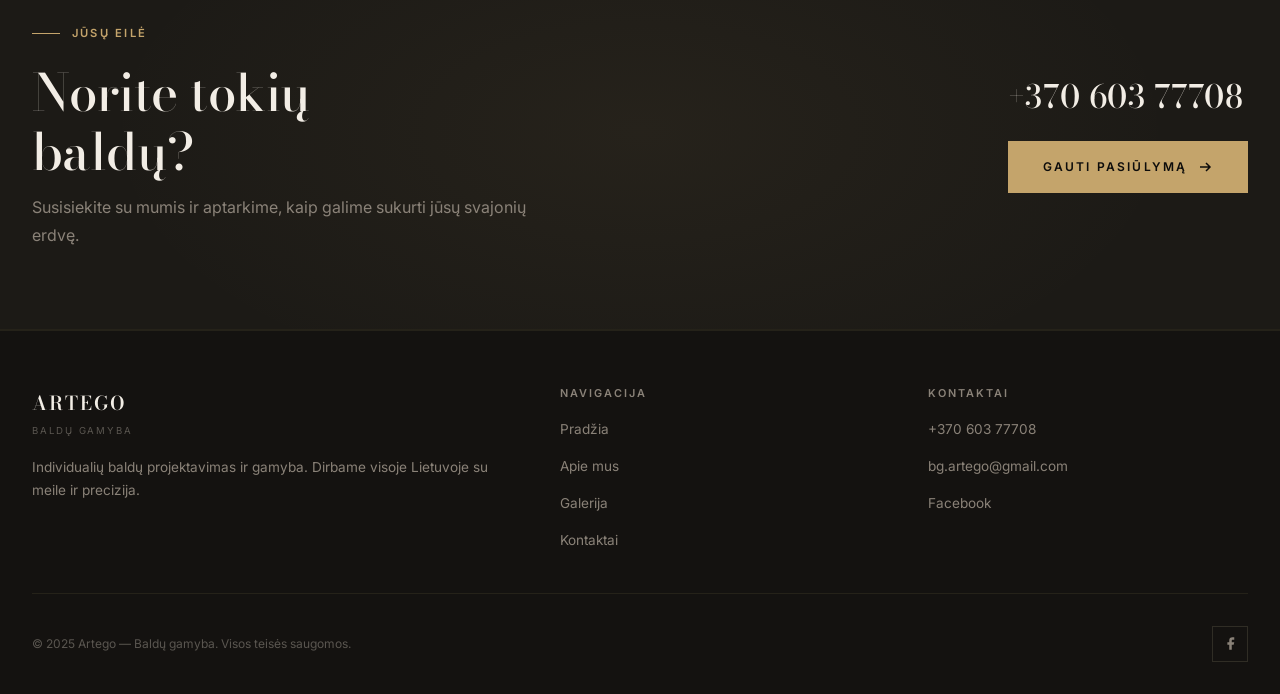
<file: galerija.html>
<!DOCTYPE html>
<html lang="lt">
<head>
  <meta charset="UTF-8">
  <meta name="viewport" content="width=device-width, initial-scale=1.0">
  <title>Galerija — Artego Baldų Gamyba</title>
  <meta name="description" content="Artego baldų gamybos darbų galerija — virtuvės, miegamieji, svetainės ir kiti projektai visoje Lietuvoje.">
  <link rel="stylesheet" href="css/style.css">
</head>
<body>

<nav class="nav" id="nav">
  <div class="nav__inner">
    <a href="index.html" class="nav__logo">
      <div class="nav__logo-text">
        <span class="nav__logo-name">Artego</span>
        <span class="nav__logo-sub">Baldų gamyba</span>
      </div>
    </a>
    <ul class="nav__links">
      <li><a href="index.html">Pradžia</a></li>
      <li><a href="apie.html">Apie mus</a></li>
      <li><a href="galerija.html" class="active">Galerija</a></li>
      <li><a href="kontaktai.html">Kontaktai</a></li>
    </ul>
    <a href="tel:+37060377708" class="nav__cta">+370 603 77708</a>
    <button class="nav__burger" aria-label="Meniu">
      <span></span><span></span><span></span>
    </button>
  </div>
</nav>

<div class="nav__mobile">
  <button class="nav__mobile-close" aria-label="Uždaryti" style="position:absolute;top:1.5rem;right:2rem;background:none;border:none;color:var(--text);font-size:2rem;cursor:pointer;">✕</button>
  <a href="index.html">Pradžia</a>
  <a href="apie.html">Apie mus</a>
  <a href="galerija.html">Galerija</a>
  <a href="kontaktai.html">Kontaktai</a>
  <a href="tel:+37060377708" style="color:var(--accent);font-size:1.2rem;font-family:'Inter',sans-serif;margin-top:1rem;">+370 603 77708</a>
</div>

<!-- Page Hero -->
<div class="page-hero">
  <div class="container">
    <div class="label">Mūsų darbai</div>
    <h1 data-reveal>Galerija</h1>
    <p style="max-width:520px;margin-top:0.75rem;" data-reveal data-reveal-delay="1">Kiekvienas projektas — unikali istorija. Žemiau rasite mūsų sukurtų baldų pavyzdžių įvairiausiose erdvėse.</p>
  </div>
</div>

<!-- Filter tabs -->
<div class="container" style="padding-bottom:2.5rem;">
  <div class="gallery-filters" style="display:flex;gap:0.5rem;flex-wrap:wrap;">
    <button class="gallery-filter active" onclick="filterGallery('all', this)">Visi</button>
    <button class="gallery-filter" onclick="filterGallery('virtuve', this)">Virtuvės</button>
    <button class="gallery-filter" onclick="filterGallery('miegamasis', this)">Miegamieji</button>
    <button class="gallery-filter" onclick="filterGallery('kita', this)">Kita</button>
  </div>
</div>

<style>
.gallery-filter {
  font-family: 'Inter', sans-serif;
  font-size: 0.72rem;
  font-weight: 500;
  letter-spacing: 0.14em;
  text-transform: uppercase;
  padding: 0.55rem 1.25rem;
  background: transparent;
  border: 1px solid var(--border-light);
  color: var(--text-muted);
  cursor: pointer;
  transition: var(--transition);
}
.gallery-filter:hover { border-color: var(--accent); color: var(--accent); }
.gallery-filter.active { background: var(--accent); border-color: var(--accent); color: var(--bg); }
</style>

<!-- Gallery Grid -->
<section class="section-sm">
  <div class="container">
    <div class="gallery-full-grid" id="galleryGrid">

      <div class="gallery-full-item" data-cat="virtuve" data-reveal>
        <div class="gfi__inner"><img src="assets/photos/photo1.jpg" alt="Virtuvės baldai — spintelės ir lentynos" style="position:absolute;inset:0;width:100%;height:100%;object-fit:cover;"></div>
        <div class="gfi__label">Virtuvės baldai</div>
        <div class="gallery-item__overlay" style="position:absolute;inset:0;background:rgba(13,12,11,0.5);opacity:0;transition:opacity 0.35s;display:flex;align-items:center;justify-content:center;">
          <div class="gallery-item__zoom" style="width:44px;height:44px;border:1px solid rgba(255,255,255,0.4);border-radius:50%;display:flex;align-items:center;justify-content:center;color:white;">
            <svg width="16" height="16" viewBox="0 0 16 16" fill="none" stroke="currentColor" stroke-width="1.5"><circle cx="7" cy="7" r="4"/><path d="M11 11l3 3"/><path d="M5 7h4M7 5v4"/></svg>
          </div>
        </div>
      </div>

      <div class="gallery-full-item" data-cat="virtuve" data-reveal data-reveal-delay="1">
        <div class="gfi__inner"><img src="assets/photos/photo2.jpg" alt="Moderni virtuvė su kriaukle" style="position:absolute;inset:0;width:100%;height:100%;object-fit:cover;"></div>
        <div class="gfi__label">Virtuvės baldai</div>
        <div class="gallery-item__overlay" style="position:absolute;inset:0;background:rgba(13,12,11,0.5);opacity:0;transition:opacity 0.35s;display:flex;align-items:center;justify-content:center;">
          <div class="gallery-item__zoom" style="width:44px;height:44px;border:1px solid rgba(255,255,255,0.4);border-radius:50%;display:flex;align-items:center;justify-content:center;color:white;">
            <svg width="16" height="16" viewBox="0 0 16 16" fill="none" stroke="currentColor" stroke-width="1.5"><circle cx="7" cy="7" r="4"/><path d="M11 11l3 3"/><path d="M5 7h4M7 5v4"/></svg>
          </div>
        </div>
      </div>

      <div class="gallery-full-item" data-cat="virtuve" data-reveal data-reveal-delay="2">
        <div class="gfi__inner"><img src="assets/photos/photo3.jpg" alt="Virtuvės baldai — orkaitė, kaitlentė ir L formos darbastalis" style="position:absolute;inset:0;width:100%;height:100%;object-fit:cover;"></div>
        <div class="gfi__label">Darbo vieta</div>
        <div class="gallery-item__overlay" style="position:absolute;inset:0;background:rgba(13,12,11,0.5);opacity:0;transition:opacity 0.35s;display:flex;align-items:center;justify-content:center;">
          <div class="gallery-item__zoom" style="width:44px;height:44px;border:1px solid rgba(255,255,255,0.4);border-radius:50%;display:flex;align-items:center;justify-content:center;color:white;">
            <svg width="16" height="16" viewBox="0 0 16 16" fill="none" stroke="currentColor" stroke-width="1.5"><circle cx="7" cy="7" r="4"/><path d="M11 11l3 3"/><path d="M5 7h4M7 5v4"/></svg>
          </div>
        </div>
      </div>

      <div class="gallery-full-item" data-cat="virtuve" data-reveal>
        <div class="gfi__inner"><img src="assets/photos/photo4.jpg" alt="Virtuvės baldai — baltos spintelės su mediniu aukštu penalu" style="position:absolute;inset:0;width:100%;height:100%;object-fit:cover;"></div>
        <div class="gfi__label">Miegamojo spintos</div>
        <div class="gallery-item__overlay" style="position:absolute;inset:0;background:rgba(13,12,11,0.5);opacity:0;transition:opacity 0.35s;display:flex;align-items:center;justify-content:center;">
          <div class="gallery-item__zoom" style="width:44px;height:44px;border:1px solid rgba(255,255,255,0.4);border-radius:50%;display:flex;align-items:center;justify-content:center;color:white;">
            <svg width="16" height="16" viewBox="0 0 16 16" fill="none" stroke="currentColor" stroke-width="1.5"><circle cx="7" cy="7" r="4"/><path d="M11 11l3 3"/><path d="M5 7h4M7 5v4"/></svg>
          </div>
        </div>
      </div>

      <div class="gallery-full-item" data-cat="virtuve" data-reveal data-reveal-delay="1">
        <div class="gfi__inner"><img src="assets/photos/photo5.jpg" alt="Virtuvės baldai — modernus dizainas" style="position:absolute;inset:0;width:100%;height:100%;object-fit:cover;"></div>
        <div class="gfi__label">Virtuvės baldai</div>
        <div class="gallery-item__overlay" style="position:absolute;inset:0;background:rgba(13,12,11,0.5);opacity:0;transition:opacity 0.35s;display:flex;align-items:center;justify-content:center;">
          <div class="gallery-item__zoom" style="width:44px;height:44px;border:1px solid rgba(255,255,255,0.4);border-radius:50%;display:flex;align-items:center;justify-content:center;color:white;">
            <svg width="16" height="16" viewBox="0 0 16 16" fill="none" stroke="currentColor" stroke-width="1.5"><circle cx="7" cy="7" r="4"/><path d="M11 11l3 3"/><path d="M5 7h4M7 5v4"/></svg>
          </div>
        </div>
      </div>

      <div class="gallery-full-item" data-cat="miegamasis" data-reveal data-reveal-delay="2">
        <div class="gfi__inner"><img src="assets/photos/photo6.jpg" alt="Miegamojo spintelės — aukštos, baltos" style="position:absolute;inset:0;width:100%;height:100%;object-fit:cover;"></div>
        <div class="gfi__label">Miegamojo baldai</div>
        <div class="gallery-item__overlay" style="position:absolute;inset:0;background:rgba(13,12,11,0.5);opacity:0;transition:opacity 0.35s;display:flex;align-items:center;justify-content:center;">
          <div class="gallery-item__zoom" style="width:44px;height:44px;border:1px solid rgba(255,255,255,0.4);border-radius:50%;display:flex;align-items:center;justify-content:center;color:white;">
            <svg width="16" height="16" viewBox="0 0 16 16" fill="none" stroke="currentColor" stroke-width="1.5"><circle cx="7" cy="7" r="4"/><path d="M11 11l3 3"/><path d="M5 7h4M7 5v4"/></svg>
          </div>
        </div>
      </div>

      <div class="gallery-full-item" data-cat="miegamasis" data-reveal style="grid-column:span 2;min-height:320px;">
        <div class="gfi__inner"><img src="assets/photos/photo7.jpg" alt="Miegamojo drabužių spinta — atviros lentynos, kabykla ir stalčiai" style="position:absolute;inset:0;width:100%;height:100%;object-fit:cover;object-position:center 30%;"></div>
        <div class="gfi__label">Virtuvės baldai</div>
        <div class="gallery-item__overlay" style="position:absolute;inset:0;background:rgba(13,12,11,0.5);opacity:0;transition:opacity 0.35s;display:flex;align-items:center;justify-content:center;">
          <div class="gallery-item__zoom" style="width:44px;height:44px;border:1px solid rgba(255,255,255,0.4);border-radius:50%;display:flex;align-items:center;justify-content:center;color:white;">
            <svg width="16" height="16" viewBox="0 0 16 16" fill="none" stroke="currentColor" stroke-width="1.5"><circle cx="7" cy="7" r="4"/><path d="M11 11l3 3"/><path d="M5 7h4M7 5v4"/></svg>
          </div>
        </div>
      </div>

      <div class="gallery-full-item" data-cat="kita" data-reveal>
        <div class="gfi__inner"><img src="assets/photos/photo10.jpg" alt="Darbo vietos baldai — rašomasis stalas su komoda ir stalčiais" style="position:absolute;inset:0;width:100%;height:100%;object-fit:cover;"></div>
        <div class="gfi__label">Svetainės baldai</div>
        <div class="gallery-item__overlay" style="position:absolute;inset:0;background:rgba(13,12,11,0.5);opacity:0;transition:opacity 0.35s;display:flex;align-items:center;justify-content:center;">
          <div class="gallery-item__zoom" style="width:44px;height:44px;border:1px solid rgba(255,255,255,0.4);border-radius:50%;display:flex;align-items:center;justify-content:center;color:white;">
            <svg width="16" height="16" viewBox="0 0 16 16" fill="none" stroke="currentColor" stroke-width="1.5"><circle cx="7" cy="7" r="4"/><path d="M11 11l3 3"/><path d="M5 7h4M7 5v4"/></svg>
          </div>
        </div>
      </div>

    </div>
    <div class="gallery-empty" id="galleryEmpty">Šioje kategorijoje darbų kol kas nėra.</div>
  </div>
</section>

<!-- Hover overlay CSS fix -->
<style>
.gallery-full-item:hover .gallery-item__overlay { opacity: 1 !important; }
</style>

<!-- Lightbox -->
<div class="lightbox" role="dialog" aria-modal="true">
  <button class="lightbox__close" aria-label="Uždaryti">✕</button>
  <div class="lightbox__content"></div>
</div>

<!-- CTA -->
<section class="cta-banner">
  <div class="container">
    <div class="cta-banner__inner">
      <div class="cta-banner__text">
        <div class="label">Jūsų eilė</div>
        <h2 data-reveal>Norite tokių<br>baldų?</h2>
        <p data-reveal data-reveal-delay="1">Susisiekite su mumis ir aptarkime, kaip galime sukurti jūsų svajonių erdvę.</p>
      </div>
      <div class="cta-banner__actions" data-reveal data-reveal-delay="2">
        <a href="tel:+37060377708" class="cta-phone-big">+370 603 77708</a>
        <a href="kontaktai.html" class="btn btn-primary">
          Gauti pasiūlymą
          <svg viewBox="0 0 16 16" fill="none" stroke="currentColor" stroke-width="1.5"><path d="M3 8h10M9 4l4 4-4 4"/></svg>
        </a>
      </div>
    </div>
  </div>
</section>

<footer class="footer">
  <div class="container">
    <div class="footer__top">
      <div class="footer__brand">
        <div class="footer__brand-name">Artego</div>
        <div class="footer__brand-sub">Baldų gamyba</div>
        <p>Individualių baldų projektavimas ir gamyba. Dirbame visoje Lietuvoje su meile ir precizija.</p>
      </div>
      <div class="footer__col">
        <h4>Navigacija</h4>
        <ul class="footer__links">
          <li><a href="index.html">Pradžia</a></li>
          <li><a href="apie.html">Apie mus</a></li>
          <li><a href="galerija.html">Galerija</a></li>
          <li><a href="kontaktai.html">Kontaktai</a></li>
        </ul>
      </div>
      <div class="footer__col">
        <h4>Kontaktai</h4>
        <ul class="footer__links">
          <li><a href="tel:+37060377708">+370 603 77708</a></li>
          <li><a href="mailto:bg.artego@gmail.com">bg.artego@gmail.com</a></li>
          <li><a href="https://www.facebook.com/geniukas.baldai/" target="_blank" rel="noopener">Facebook</a></li>
        </ul>
      </div>
    </div>
    <div class="footer__bottom">
      <div class="footer__copy">© 2025 Artego — Baldų gamyba. Visos teisės saugomos.</div>
      <div class="footer__social">
        <a href="https://www.facebook.com/geniukas.baldai/" target="_blank" rel="noopener" aria-label="Facebook">
          <svg viewBox="0 0 24 24" fill="currentColor"><path d="M18 2h-3a5 5 0 00-5 5v3H7v4h3v8h4v-8h3l1-4h-4V7a1 1 0 011-1h3z"/></svg>
        </a>
      </div>
    </div>
  </div>
</footer>

<script src="js/main.js"></script>
<script>
function filterGallery(cat, btn) {
  document.querySelectorAll('.gallery-filter').forEach(b => b.classList.remove('active'));
  btn.classList.add('active');
  let visibleCount = 0;
  document.querySelectorAll('.gallery-full-item').forEach(item => {
    if (cat === 'all' || item.dataset.cat === cat) {
      item.style.display = '';
      item.classList.add('revealed');
      visibleCount++;
    } else {
      item.style.display = 'none';
    }
  });
  const empty = document.getElementById('galleryEmpty');
  if (empty) empty.style.display = visibleCount === 0 ? 'block' : 'none';
}
</script>
</body>
</html>
</file>
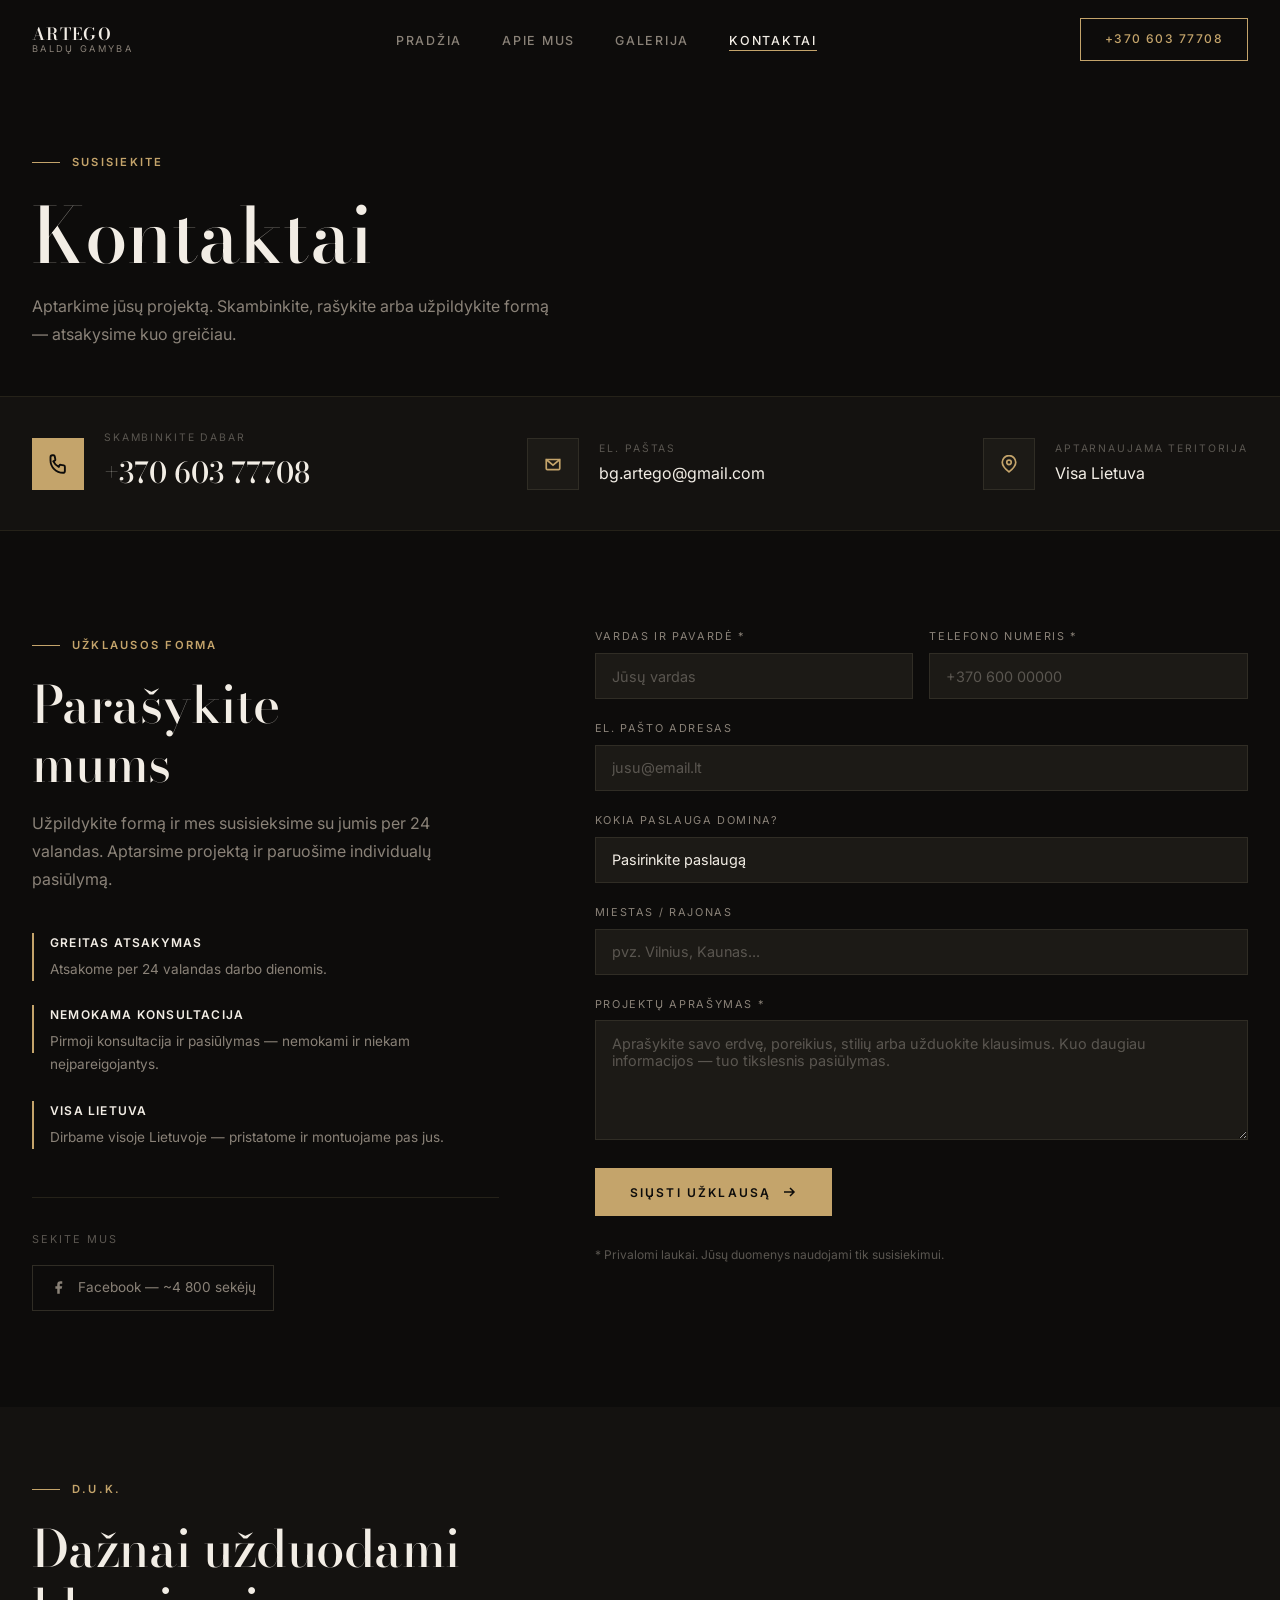
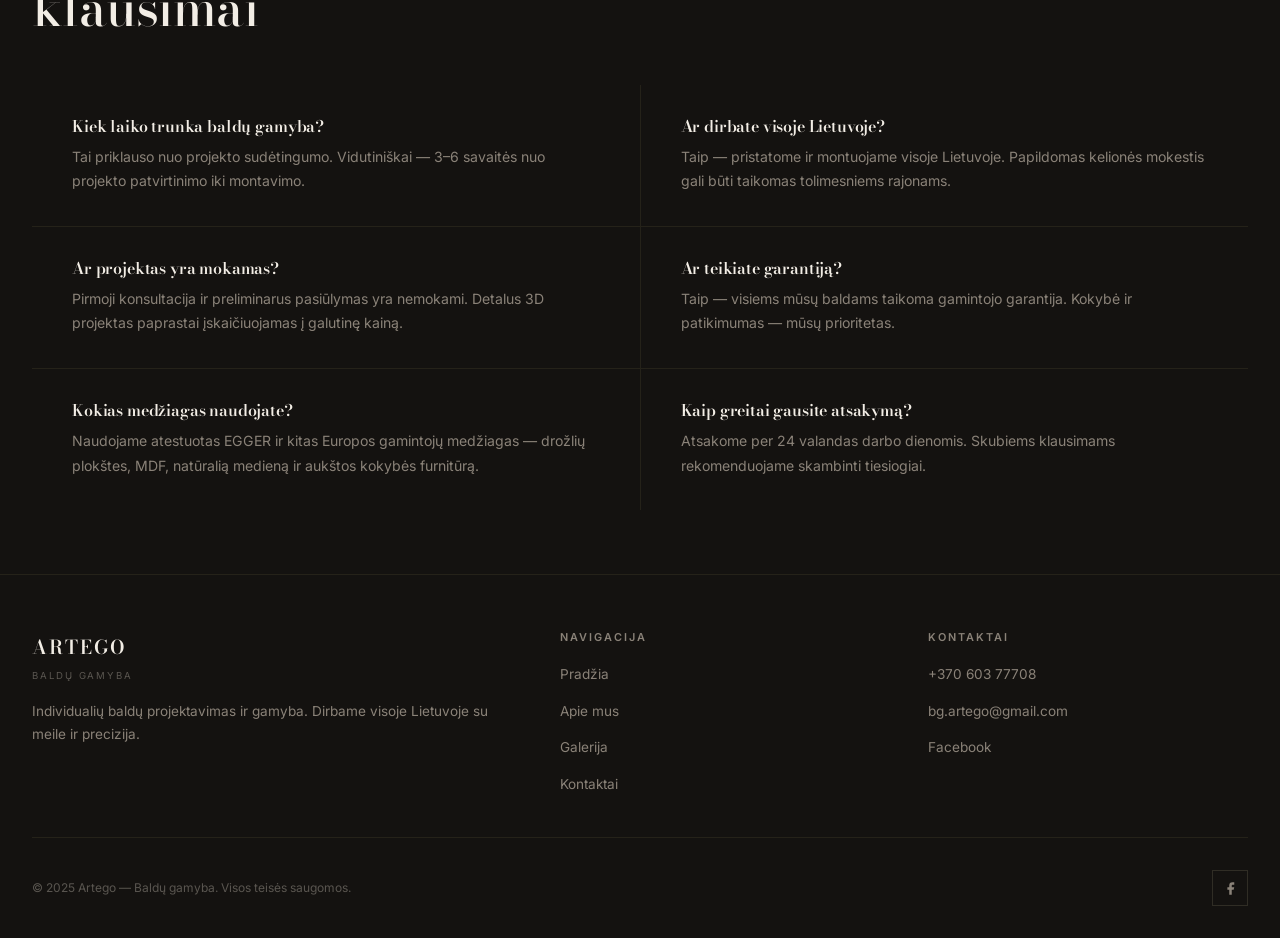
<file: kontaktai.html>
<!DOCTYPE html>
<html lang="lt">
<head>
  <meta charset="UTF-8">
  <meta name="viewport" content="width=device-width, initial-scale=1.0">
  <title>Kontaktai — Artego Baldų Gamyba</title>
  <meta name="description" content="Susisiekite su Artego — baldų projektavimas ir gamyba visoje Lietuvoje. Tel: +370 603 77708">
  <link rel="stylesheet" href="css/style.css">
</head>
<body>

<nav class="nav" id="nav">
  <div class="nav__inner">
    <a href="index.html" class="nav__logo">
      <div class="nav__logo-text">
        <span class="nav__logo-name">Artego</span>
        <span class="nav__logo-sub">Baldų gamyba</span>
      </div>
    </a>
    <ul class="nav__links">
      <li><a href="index.html">Pradžia</a></li>
      <li><a href="apie.html">Apie mus</a></li>
      <li><a href="galerija.html">Galerija</a></li>
      <li><a href="kontaktai.html" class="active">Kontaktai</a></li>
    </ul>
    <a href="tel:+37060377708" class="nav__cta">+370 603 77708</a>
    <button class="nav__burger" aria-label="Meniu">
      <span></span><span></span><span></span>
    </button>
  </div>
</nav>

<div class="nav__mobile">
  <button class="nav__mobile-close" aria-label="Uždaryti" style="position:absolute;top:1.5rem;right:2rem;background:none;border:none;color:var(--text);font-size:2rem;cursor:pointer;">✕</button>
  <a href="index.html">Pradžia</a>
  <a href="apie.html">Apie mus</a>
  <a href="galerija.html">Galerija</a>
  <a href="kontaktai.html">Kontaktai</a>
  <a href="tel:+37060377708" style="color:var(--accent);font-size:1.2rem;font-family:'Inter',sans-serif;margin-top:1rem;">+370 603 77708</a>
</div>

<!-- Page Hero -->
<div class="contact-page-hero">
  <div class="container">
    <div class="label">Susisiekite</div>
    <h1 data-reveal>Kontaktai</h1>
    <p style="max-width:520px;margin-top:0.75rem;" data-reveal data-reveal-delay="1">Aptarkime jūsų projektą. Skambinkite, rašykite arba užpildykite formą — atsakysime kuo greičiau.</p>
  </div>
</div>

<!-- Call strip -->
<div style="background:var(--surface);border-top:1px solid var(--border);border-bottom:1px solid var(--border);">
  <div class="container">
    <div style="display:flex;align-items:center;justify-content:space-between;padding:2rem 0;gap:2rem;flex-wrap:wrap;">
      <div style="display:flex;align-items:center;gap:1.25rem;">
        <div style="width:52px;height:52px;background:var(--accent);display:flex;align-items:center;justify-content:center;flex-shrink:0;">
          <svg width="20" height="20" viewBox="0 0 16 16" fill="none" stroke="var(--bg)" stroke-width="1.5"><path d="M2 2.5A1.5 1.5 0 013.5 1h.878a1 1 0 01.98.804l.5 2.5a1 1 0 01-.54 1.06l-1.047.523a8.983 8.983 0 004.342 4.342l.524-1.047a1 1 0 011.06-.54l2.5.5a1 1 0 01.803.98V13.5A1.5 1.5 0 0112 15C6.477 15 2 10.523 2 5V2.5z"/></svg>
        </div>
        <div>
          <div style="font-size:0.65rem;letter-spacing:0.18em;text-transform:uppercase;color:var(--text-dim);margin-bottom:0.15rem;">Skambinkite dabar</div>
          <a href="tel:+37060377708" style="font-family:'Bodoni Moda',serif;font-size:1.8rem;font-weight:500;color:var(--text);transition:color 0.3s;" onmouseover="this.style.color='var(--accent)'" onmouseout="this.style.color='var(--text)'">+370 603 77708</a>
        </div>
      </div>
      <div style="display:flex;align-items:center;gap:1.25rem;">
        <div style="width:52px;height:52px;background:var(--surface-2);border:1px solid var(--border-light);display:flex;align-items:center;justify-content:center;flex-shrink:0;">
          <svg width="18" height="18" viewBox="0 0 16 16" fill="none" stroke="var(--accent)" stroke-width="1.5"><path d="M2 4h12v8a1 1 0 01-1 1H3a1 1 0 01-1-1V4z"/><path d="M2 4l6 5 6-5"/></svg>
        </div>
        <div>
          <div style="font-size:0.65rem;letter-spacing:0.18em;text-transform:uppercase;color:var(--text-dim);margin-bottom:0.15rem;">El. paštas</div>
          <a href="mailto:bg.artego@gmail.com" style="font-size:1rem;color:var(--text);transition:color 0.3s;" onmouseover="this.style.color='var(--accent)'" onmouseout="this.style.color='var(--text)'">bg.artego@gmail.com</a>
        </div>
      </div>
      <div style="display:flex;align-items:center;gap:1.25rem;">
        <div style="width:52px;height:52px;background:var(--surface-2);border:1px solid var(--border-light);display:flex;align-items:center;justify-content:center;flex-shrink:0;">
          <svg width="18" height="18" viewBox="0 0 16 16" fill="none" stroke="var(--accent)" stroke-width="1.5"><path d="M14 6.5C14 10.5 8 15 8 15S2 10.5 2 6.5a6 6 0 1112 0z"/><circle cx="8" cy="6.5" r="2"/></svg>
        </div>
        <div>
          <div style="font-size:0.65rem;letter-spacing:0.18em;text-transform:uppercase;color:var(--text-dim);margin-bottom:0.15rem;">Aptarnaujama teritorija</div>
          <div style="font-size:1rem;color:var(--text);">Visa Lietuva</div>
        </div>
      </div>
    </div>
  </div>
</div>

<!-- Form section -->
<section class="section">
  <div class="container">
    <div style="display:grid;grid-template-columns:1fr 1.4fr;gap:6rem;align-items:start;" class="contact-full-grid">

      <div>
        <div class="label">Užklausos forma</div>
        <h2 data-reveal style="margin-bottom:1rem;">Parašykite<br>mums</h2>
        <p data-reveal data-reveal-delay="1" style="margin-bottom:2.5rem;">Užpildykite formą ir mes susisieksime su jumis per 24 valandas. Aptarsime projektą ir paruošime individualų pasiūlymą.</p>

        <div style="display:flex;flex-direction:column;gap:1.5rem;">
          <div data-reveal data-reveal-delay="1" style="display:flex;align-items:flex-start;gap:1rem;">
            <div style="width:2px;height:100%;background:var(--accent);flex-shrink:0;align-self:stretch;min-height:48px;"></div>
            <div>
              <div style="font-size:0.75rem;font-weight:600;letter-spacing:0.1em;text-transform:uppercase;color:var(--text);margin-bottom:0.25rem;">Greitas atsakymas</div>
              <p style="font-size:0.85rem;">Atsakome per 24 valandas darbo dienomis.</p>
            </div>
          </div>
          <div data-reveal data-reveal-delay="2" style="display:flex;align-items:flex-start;gap:1rem;">
            <div style="width:2px;height:100%;background:var(--accent);flex-shrink:0;align-self:stretch;min-height:48px;"></div>
            <div>
              <div style="font-size:0.75rem;font-weight:600;letter-spacing:0.1em;text-transform:uppercase;color:var(--text);margin-bottom:0.25rem;">Nemokama konsultacija</div>
              <p style="font-size:0.85rem;">Pirmoji konsultacija ir pasiūlymas — nemokami ir niekam neįpareigojantys.</p>
            </div>
          </div>
          <div data-reveal data-reveal-delay="3" style="display:flex;align-items:flex-start;gap:1rem;">
            <div style="width:2px;height:100%;background:var(--accent);flex-shrink:0;align-self:stretch;min-height:48px;"></div>
            <div>
              <div style="font-size:0.75rem;font-weight:600;letter-spacing:0.1em;text-transform:uppercase;color:var(--text);margin-bottom:0.25rem;">Visa Lietuva</div>
              <p style="font-size:0.85rem;">Dirbame visoje Lietuvoje — pristatome ir montuojame pas jus.</p>
            </div>
          </div>
        </div>

        <!-- Social -->
        <div style="margin-top:3rem;padding-top:2rem;border-top:1px solid var(--border);" data-reveal>
          <div style="font-size:0.68rem;letter-spacing:0.18em;text-transform:uppercase;color:var(--text-dim);margin-bottom:1rem;">Sekite mus</div>
          <a href="https://www.facebook.com/geniukas.baldai/" target="_blank" rel="noopener" style="display:inline-flex;align-items:center;gap:0.75rem;font-size:0.85rem;color:var(--text-muted);border:1px solid var(--border-light);padding:0.65rem 1.1rem;transition:all 0.3s;" onmouseover="this.style.borderColor='var(--accent)';this.style.color='var(--accent)'" onmouseout="this.style.borderColor='var(--border-light)';this.style.color='var(--text-muted)'">
            <svg width="15" height="15" viewBox="0 0 24 24" fill="currentColor"><path d="M18 2h-3a5 5 0 00-5 5v3H7v4h3v8h4v-8h3l1-4h-4V7a1 1 0 011-1h3z"/></svg>
            Facebook — ~4 800 sekėjų
          </a>
        </div>
      </div>

      <div data-reveal data-reveal-delay="1">
        <form class="form contact-form" novalidate>
          <div class="form-row">
            <div class="form-group">
              <label for="name">Vardas ir pavardė *</label>
              <input type="text" id="name" name="name" placeholder="Jūsų vardas" required autocomplete="name">
            </div>
            <div class="form-group">
              <label for="phone">Telefono numeris *</label>
              <input type="tel" id="phone" name="phone" placeholder="+370 600 00000" required autocomplete="tel">
            </div>
          </div>
          <div class="form-group">
            <label for="email">El. pašto adresas</label>
            <input type="email" id="email" name="email" placeholder="jusu@email.lt" autocomplete="email">
          </div>
          <div class="form-group">
            <label for="service">Kokia paslauga domina?</label>
            <select id="service" name="service">
              <option value="">Pasirinkite paslaugą</option>
              <option>Virtuvės baldai</option>
              <option>Miegamojo baldai</option>
              <option>Svetainės baldai</option>
              <option>Vonios baldai</option>
              <option>Biuro baldai</option>
              <option>Individualus projektas</option>
              <option>Kita</option>
            </select>
          </div>
          <div class="form-group">
            <label for="city">Miestas / rajonas</label>
            <input type="text" id="city" name="city" placeholder="pvz. Vilnius, Kaunas..." autocomplete="address-level2">
          </div>
          <div class="form-group">
            <label for="message">Projektų aprašymas *</label>
            <textarea id="message" name="message" rows="5" placeholder="Aprašykite savo erdvę, poreikius, stilių arba užduokite klausimus. Kuo daugiau informacijos — tuo tikslesnis pasiūlymas." required></textarea>
          </div>
          <div class="form__success">Ačiū! Jūsų žinutė išsiųsta. Susisieksime su jumis artimiausiu metu.</div>
          <div class="form__error">Nepavyko išsiųsti. Pabandykite dar kartą arba skambinkite telefonu.</div>
          <button type="submit" class="btn btn-primary form-submit" style="align-self:flex-start;">
            Siųsti užklausą
            <svg viewBox="0 0 16 16" fill="none" stroke="currentColor" stroke-width="1.5"><path d="M3 8h10M9 4l4 4-4 4"/></svg>
          </button>
          <p style="font-size:0.75rem;color:var(--text-dim);margin-top:0.5rem;">* Privalomi laukai. Jūsų duomenys naudojami tik susisiekimui.</p>
        </form>
      </div>

    </div>
  </div>
</section>

<style>
@media (max-width: 900px) {
  .contact-full-grid { grid-template-columns: 1fr !important; gap: 3rem !important; }
}
</style>

<!-- FAQ -->
<section class="section" style="background:var(--surface);padding-top:4rem;padding-bottom:4rem;">
  <div class="container">
    <div class="label">D.U.K.</div>
    <h2 data-reveal style="max-width:500px;margin-bottom:3rem;">Dažnai užduodami<br>klausimai</h2>

    <div style="display:grid;grid-template-columns:1fr 1fr;gap:1px;background:var(--border);" class="faq-grid">
      <div style="background:var(--surface);padding:2rem 2.5rem;" data-reveal>
        <h4 style="font-size:1rem;margin-bottom:0.6rem;color:var(--text);">Kiek laiko trunka baldų gamyba?</h4>
        <p style="font-size:0.88rem;">Tai priklauso nuo projekto sudėtingumo. Vidutiniškai — 3–6 savaitės nuo projekto patvirtinimo iki montavimo.</p>
      </div>
      <div style="background:var(--surface);padding:2rem 2.5rem;" data-reveal data-reveal-delay="1">
        <h4 style="font-size:1rem;margin-bottom:0.6rem;color:var(--text);">Ar dirbate visoje Lietuvoje?</h4>
        <p style="font-size:0.88rem;">Taip — pristatome ir montuojame visoje Lietuvoje. Papildomas kelionės mokestis gali būti taikomas tolimesniems rajonams.</p>
      </div>
      <div style="background:var(--surface);padding:2rem 2.5rem;" data-reveal>
        <h4 style="font-size:1rem;margin-bottom:0.6rem;color:var(--text);">Ar projektas yra mokamas?</h4>
        <p style="font-size:0.88rem;">Pirmoji konsultacija ir preliminarus pasiūlymas yra nemokami. Detalus 3D projektas paprastai įskaičiuojamas į galutinę kainą.</p>
      </div>
      <div style="background:var(--surface);padding:2rem 2.5rem;" data-reveal data-reveal-delay="1">
        <h4 style="font-size:1rem;margin-bottom:0.6rem;color:var(--text);">Ar teikiate garantiją?</h4>
        <p style="font-size:0.88rem;">Taip — visiems mūsų baldams taikoma gamintojo garantija. Kokybė ir patikimumas — mūsų prioritetas.</p>
      </div>
      <div style="background:var(--surface);padding:2rem 2.5rem;" data-reveal>
        <h4 style="font-size:1rem;margin-bottom:0.6rem;color:var(--text);">Kokias medžiagas naudojate?</h4>
        <p style="font-size:0.88rem;">Naudojame atestuotas EGGER ir kitas Europos gamintojų medžiagas — drožlių plokštes, MDF, natūralią medieną ir aukštos kokybės furnitūrą.</p>
      </div>
      <div style="background:var(--surface);padding:2rem 2.5rem;" data-reveal data-reveal-delay="1">
        <h4 style="font-size:1rem;margin-bottom:0.6rem;color:var(--text);">Kaip greitai gausite atsakymą?</h4>
        <p style="font-size:0.88rem;">Atsakome per 24 valandas darbo dienomis. Skubiems klausimams rekomenduojame skambinti tiesiogiai.</p>
      </div>
    </div>
  </div>
</section>

<style>
@media (max-width: 768px) {
  .faq-grid { grid-template-columns: 1fr !important; }
}
</style>

<footer class="footer">
  <div class="container">
    <div class="footer__top">
      <div class="footer__brand">
        <div class="footer__brand-name">Artego</div>
        <div class="footer__brand-sub">Baldų gamyba</div>
        <p>Individualių baldų projektavimas ir gamyba. Dirbame visoje Lietuvoje su meile ir precizija.</p>
      </div>
      <div class="footer__col">
        <h4>Navigacija</h4>
        <ul class="footer__links">
          <li><a href="index.html">Pradžia</a></li>
          <li><a href="apie.html">Apie mus</a></li>
          <li><a href="galerija.html">Galerija</a></li>
          <li><a href="kontaktai.html">Kontaktai</a></li>
        </ul>
      </div>
      <div class="footer__col">
        <h4>Kontaktai</h4>
        <ul class="footer__links">
          <li><a href="tel:+37060377708">+370 603 77708</a></li>
          <li><a href="mailto:bg.artego@gmail.com">bg.artego@gmail.com</a></li>
          <li><a href="https://www.facebook.com/geniukas.baldai/" target="_blank" rel="noopener">Facebook</a></li>
        </ul>
      </div>
    </div>
    <div class="footer__bottom">
      <div class="footer__copy">© 2025 Artego — Baldų gamyba. Visos teisės saugomos.</div>
      <div class="footer__social">
        <a href="https://www.facebook.com/geniukas.baldai/" target="_blank" rel="noopener" aria-label="Facebook">
          <svg viewBox="0 0 24 24" fill="currentColor"><path d="M18 2h-3a5 5 0 00-5 5v3H7v4h3v8h4v-8h3l1-4h-4V7a1 1 0 011-1h3z"/></svg>
        </a>
      </div>
    </div>
  </div>
</footer>

<script src="js/main.js"></script>
</body>
</html>
</file>
<file: css/style.css>
@import url('https://fonts.googleapis.com/css2?family=Bodoni+Moda:ital,wght@0,400;0,500;0,600;0,700;1,400;1,500&family=Inter:wght@300;400;500;600&display=swap');

:root {
  --bg: #0D0C0B;
  --surface: #141210;
  --surface-2: #1C1A16;
  --surface-3: #242119;
  --accent: #C4A46B;
  --accent-light: #D4B882;
  --accent-glow: rgba(196, 164, 107, 0.15);
  --text: #F2EDE5;
  --text-muted: #8A8278;
  --text-dim: #5A5650;
  --border: #252219;
  --border-light: #302D25;
  --radius: 2px;
  --radius-lg: 4px;
  --transition: 0.35s cubic-bezier(0.4, 0, 0.2, 1);
  --nav-h: 80px;
}

*, *::before, *::after { box-sizing: border-box; margin: 0; padding: 0; }

html { scroll-behavior: smooth; font-size: 16px; }

body {
  background: var(--bg);
  color: var(--text);
  font-family: 'Inter', sans-serif;
  font-weight: 400;
  line-height: 1.7;
  -webkit-font-smoothing: antialiased;
  overflow-x: hidden;
}

/* ── Typography ─────────────────────────────── */
h1, h2, h3, h4 {
  font-family: 'Bodoni Moda', serif;
  font-weight: 500;
  line-height: 1.15;
  letter-spacing: -0.01em;
  color: var(--text);
}

h1 { font-size: clamp(2.8rem, 6vw, 5.5rem); }
h2 { font-size: clamp(2rem, 4vw, 3.2rem); }
h3 { font-size: clamp(1.3rem, 2.5vw, 1.8rem); }
h4 { font-size: 1.1rem; font-weight: 600; }

p { color: var(--text-muted); line-height: 1.75; }

a { color: inherit; text-decoration: none; }

img { display: block; max-width: 100%; }

/* ── Layout ──────────────────────────────────── */
.container {
  max-width: 1280px;
  margin: 0 auto;
  padding: 0 2rem;
}

.section { padding: 6rem 0; }
.section-sm { padding: 4rem 0; }

/* ── Label / Eyebrow ─────────────────────────── */
.label {
  display: inline-flex;
  align-items: center;
  gap: 0.75rem;
  font-size: 0.7rem;
  font-weight: 600;
  letter-spacing: 0.2em;
  text-transform: uppercase;
  color: var(--accent);
  margin-bottom: 1.25rem;
}
.label::before {
  content: '';
  display: block;
  width: 28px;
  height: 1px;
  background: var(--accent);
  flex-shrink: 0;
}

/* ── Navigation ──────────────────────────────── */
.nav {
  position: fixed;
  top: 0; left: 0; right: 0;
  z-index: 100;
  height: var(--nav-h);
  display: flex;
  align-items: center;
  transition: background var(--transition), border-color var(--transition);
  border-bottom: 1px solid transparent;
}

.nav.scrolled {
  background: rgba(13, 12, 11, 0.94);
  backdrop-filter: blur(20px);
  -webkit-backdrop-filter: blur(20px);
  border-bottom-color: var(--border);
}

.nav__inner {
  display: flex;
  align-items: center;
  justify-content: space-between;
  width: 100%;
  max-width: 1280px;
  margin: 0 auto;
  padding: 0 2rem;
}

.nav__logo {
  display: flex;
  align-items: center;
  gap: 0.75rem;
}

.nav__logo img {
  height: 42px;
  width: auto;
}

.nav__logo-text {
  display: flex;
  flex-direction: column;
  line-height: 1.15;
}

.nav__logo-name {
  font-family: 'Bodoni Moda', serif;
  font-size: 1.05rem;
  font-weight: 600;
  letter-spacing: 0.08em;
  color: var(--text);
  text-transform: uppercase;
}

.nav__logo-sub {
  font-size: 0.58rem;
  letter-spacing: 0.25em;
  text-transform: uppercase;
  color: var(--text-muted);
}

.nav__links {
  display: flex;
  align-items: center;
  gap: 2.5rem;
  list-style: none;
}

.nav__links a {
  font-size: 0.78rem;
  font-weight: 500;
  letter-spacing: 0.14em;
  text-transform: uppercase;
  color: var(--text-muted);
  transition: color var(--transition);
  position: relative;
}

.nav__links a::after {
  content: '';
  position: absolute;
  bottom: -3px; left: 0; right: 0;
  height: 1px;
  background: var(--accent);
  transform: scaleX(0);
  transform-origin: left;
  transition: transform var(--transition);
}

.nav__links a:hover,
.nav__links a.active {
  color: var(--text);
}

.nav__links a:hover::after,
.nav__links a.active::after {
  transform: scaleX(1);
}

.nav__cta {
  font-size: 0.75rem;
  font-weight: 500;
  letter-spacing: 0.12em;
  text-transform: uppercase;
  padding: 0.65rem 1.5rem;
  border: 1px solid var(--accent);
  color: var(--accent);
  background: transparent;
  cursor: pointer;
  transition: background var(--transition), color var(--transition);
  white-space: nowrap;
}

.nav__cta:hover {
  background: var(--accent);
  color: var(--bg);
}

.nav__burger {
  display: none;
  flex-direction: column;
  gap: 5px;
  cursor: pointer;
  padding: 4px;
}
.nav__burger span {
  display: block;
  width: 24px;
  height: 1.5px;
  background: var(--text);
  transition: var(--transition);
}

.nav__mobile {
  display: none;
  position: fixed;
  inset: 0;
  background: var(--bg);
  z-index: 99;
  flex-direction: column;
  align-items: center;
  justify-content: center;
  gap: 2rem;
}

.nav__mobile.open { display: flex; }

.nav__mobile a {
  font-family: 'Bodoni Moda', serif;
  font-size: 2rem;
  font-weight: 500;
  color: var(--text);
  letter-spacing: 0.04em;
  transition: color var(--transition);
}
.nav__mobile a:hover { color: var(--accent); }

/* ── Buttons ──────────────────────────────────── */
.btn {
  display: inline-flex;
  align-items: center;
  gap: 0.6rem;
  font-family: 'Inter', sans-serif;
  font-size: 0.75rem;
  font-weight: 600;
  letter-spacing: 0.18em;
  text-transform: uppercase;
  padding: 1rem 2.2rem;
  cursor: pointer;
  transition: var(--transition);
  border: none;
  outline: none;
  text-decoration: none;
}

.btn-primary {
  background: var(--accent);
  color: var(--bg);
}
.btn-primary:hover {
  background: var(--accent-light);
  transform: translateY(-1px);
}

.btn-outline {
  background: transparent;
  color: var(--text);
  border: 1px solid var(--border-light);
}
.btn-outline:hover {
  border-color: var(--accent);
  color: var(--accent);
}

.btn svg { width: 16px; height: 16px; flex-shrink: 0; }

/* ── Hero ────────────────────────────────────── */
.hero {
  position: relative;
  min-height: 100dvh;
  display: flex;
  align-items: flex-end;
  padding-bottom: 6rem;
  overflow: hidden;
}

.hero__bg {
  position: absolute;
  inset: 0;
  background:
    linear-gradient(to bottom, rgba(13,12,11,0.2) 0%, rgba(13,12,11,0.6) 50%, rgba(13,12,11,0.98) 100%),
    linear-gradient(135deg, #1a1612 0%, #0d0c0b 60%, #121008 100%);
}

.hero__bg-img {
  position: absolute;
  inset: 0;
  background-image:
    radial-gradient(ellipse 80% 60% at 70% 40%, rgba(196, 164, 107, 0.07) 0%, transparent 60%),
    radial-gradient(ellipse 50% 80% at 30% 60%, rgba(255,255,255,0.02) 0%, transparent 50%);
}

/* Kitchen silhouette decorative element */
.hero__deco {
  position: absolute;
  right: 0; top: 0; bottom: 0;
  width: 55%;
  overflow: hidden;
}

.hero__kitchen {
  position: absolute;
  inset: 0;
  background:
    linear-gradient(to left, rgba(13,12,11,0) 0%, rgba(13,12,11,0.5) 50%, rgba(13,12,11,1) 100%),
    linear-gradient(160deg, #1F1B13 0%, #161410 30%, #0D0C0B 100%);
}

/* Decorative cabinet lines */
.hero__kitchen::before {
  content: '';
  position: absolute;
  right: 8%; top: 15%; bottom: 20%;
  width: 42%;
  background:
    linear-gradient(180deg, #2A251C 0%, #1E1A13 100%);
  border-left: 1px solid rgba(196, 164, 107, 0.15);
  border-top: 1px solid rgba(196, 164, 107, 0.08);
}

.hero__kitchen::after {
  content: '';
  position: absolute;
  right: 8%; top: 15%; bottom: 20%;
  width: 42%;
  background: repeating-linear-gradient(
    180deg,
    transparent 0px,
    transparent 44px,
    rgba(196, 164, 107, 0.06) 44px,
    rgba(196, 164, 107, 0.06) 45px
  );
}

.hero__cabinet-row {
  position: absolute;
  right: 8%; bottom: 20%;
  width: 42%;
  height: 38%;
  background: linear-gradient(180deg, #1A1610 0%, #120F0A 100%);
  border-top: 1px solid rgba(196, 164, 107, 0.2);
}

.hero__worktop {
  position: absolute;
  right: 5%; bottom: 20%;
  width: 48%;
  height: 3px;
  background: linear-gradient(90deg, transparent, rgba(196, 164, 107, 0.4) 30%, rgba(196, 164, 107, 0.3) 70%, transparent);
}

.hero__content {
  position: relative;
  z-index: 2;
  max-width: 1280px;
  margin: 0 auto;
  padding: 0 2rem;
  width: 100%;
}

.hero__eyebrow {
  font-size: 0.68rem;
  font-weight: 600;
  letter-spacing: 0.25em;
  text-transform: uppercase;
  color: var(--accent);
  margin-bottom: 1.5rem;
  display: flex;
  align-items: center;
  gap: 1rem;
}

.hero__eyebrow::before {
  content: '';
  display: block;
  width: 36px;
  height: 1px;
  background: var(--accent);
}

.hero__heading {
  max-width: 780px;
  margin-bottom: 1.75rem;
  font-style: italic;
}

.hero__heading em {
  font-style: normal;
  color: var(--accent);
}

.hero__sub {
  max-width: 480px;
  font-size: 1rem;
  line-height: 1.8;
  color: var(--text-muted);
  margin-bottom: 2.5rem;
}

.hero__actions {
  display: flex;
  align-items: center;
  flex-wrap: wrap;
  gap: 1rem;
}

.hero__phone {
  display: flex;
  align-items: center;
  gap: 0.6rem;
  font-size: 0.85rem;
  font-weight: 500;
  color: var(--text-muted);
  letter-spacing: 0.05em;
  transition: color var(--transition);
}
.hero__phone:hover { color: var(--text); }
.hero__phone svg { width: 15px; height: 15px; color: var(--accent); }

.hero__scroll {
  position: absolute;
  bottom: 2.5rem;
  right: 2.5rem;
  display: flex;
  flex-direction: column;
  align-items: center;
  gap: 0.5rem;
  font-size: 0.6rem;
  letter-spacing: 0.2em;
  text-transform: uppercase;
  color: var(--text-dim);
  z-index: 2;
}

.hero__scroll-line {
  width: 1px;
  height: 50px;
  background: linear-gradient(to bottom, var(--accent), transparent);
  animation: scrollLine 2s ease-in-out infinite;
}

@keyframes scrollLine {
  0%, 100% { opacity: 0.3; transform: scaleY(0.6) translateY(-10px); }
  50% { opacity: 1; transform: scaleY(1) translateY(0); }
}

/* ── Stats bar ───────────────────────────────── */
.stats {
  background: var(--surface);
  border-top: 1px solid var(--border);
  border-bottom: 1px solid var(--border);
}

.stats__grid {
  display: grid;
  grid-template-columns: repeat(3, 1fr);
  gap: 0;
}

.stats__item {
  padding: 2.5rem 2rem;
  text-align: center;
  border-right: 1px solid var(--border);
}
.stats__item:last-child { border-right: none; }

.stats__num {
  font-family: 'Bodoni Moda', serif;
  font-size: 2.8rem;
  font-weight: 500;
  color: var(--accent);
  line-height: 1;
  margin-bottom: 0.4rem;
}

.stats__label {
  font-size: 0.7rem;
  letter-spacing: 0.15em;
  text-transform: uppercase;
  color: var(--text-muted);
}

/* ── About ───────────────────────────────────── */
.about__grid {
  display: grid;
  grid-template-columns: 1fr 1fr;
  gap: 5rem;
  align-items: center;
}

.about__visual {
  position: relative;
}

.about__img-wrap {
  aspect-ratio: 4/5;
  background: var(--surface-2);
  border: 1px solid var(--border-light);
  overflow: hidden;
  position: relative;
}

.about__img-wrap::before {
  content: '';
  position: absolute;
  inset: 0;
  background:
    radial-gradient(ellipse at 30% 30%, rgba(196, 164, 107, 0.08) 0%, transparent 60%),
    linear-gradient(160deg, #1E1A12 0%, #0F0D0A 100%);
}

/* Decorative cabinet illustration */
.about__img-inner {
  position: absolute;
  inset: 12%;
  border: 1px solid rgba(196, 164, 107, 0.12);
  background: linear-gradient(160deg, rgba(196, 164, 107, 0.03), transparent);
}

.about__img-inner::after {
  content: '';
  position: absolute;
  bottom: 0; left: 0; right: 0;
  height: 40%;
  background: rgba(196, 164, 107, 0.04);
  border-top: 1px solid rgba(196, 164, 107, 0.1);
}

.about__accent-box {
  position: absolute;
  bottom: -1.5rem;
  right: -1.5rem;
  width: 120px;
  height: 120px;
  background: var(--surface-3);
  border: 1px solid var(--border-light);
  display: flex;
  flex-direction: column;
  align-items: center;
  justify-content: center;
  gap: 0.2rem;
}

.about__accent-num {
  font-family: 'Bodoni Moda', serif;
  font-size: 2.2rem;
  font-weight: 500;
  color: var(--accent);
  line-height: 1;
}

.about__accent-text {
  font-size: 0.6rem;
  letter-spacing: 0.15em;
  text-transform: uppercase;
  color: var(--text-muted);
  text-align: center;
  line-height: 1.4;
}

.about__content h2 { margin-bottom: 1.25rem; }

.about__content p { margin-bottom: 1.25rem; }

.about__list {
  list-style: none;
  margin: 1.75rem 0 2rem;
  display: flex;
  flex-direction: column;
  gap: 0.75rem;
}

.about__list li {
  display: flex;
  align-items: flex-start;
  gap: 0.75rem;
  font-size: 0.9rem;
  color: var(--text-muted);
}

.about__list li::before {
  content: '';
  display: block;
  width: 6px;
  height: 6px;
  background: var(--accent);
  border-radius: 50%;
  margin-top: 0.55rem;
  flex-shrink: 0;
}

/* ── Services ────────────────────────────────── */
.services { background: var(--surface); }

.services__head {
  max-width: 600px;
  margin-bottom: 3.5rem;
}

.services__head h2 { margin-bottom: 1rem; }

.services__grid {
  display: grid;
  grid-template-columns: repeat(3, 1fr);
  gap: 1px;
  background: var(--border);
}

.service-card {
  background: var(--surface);
  padding: 2.5rem 2rem 2.5rem;
  transition: background var(--transition);
  position: relative;
  overflow: hidden;
}

.service-card::before {
  content: '';
  position: absolute;
  bottom: 0; left: 0; right: 0;
  height: 2px;
  background: var(--accent);
  transform: scaleX(0);
  transform-origin: left;
  transition: transform 0.4s cubic-bezier(0.4, 0, 0.2, 1);
}

.service-card:hover { background: var(--surface-2); }
.service-card:hover::before { transform: scaleX(1); }

.service-card__icon {
  width: 48px;
  height: 48px;
  margin-bottom: 1.5rem;
  color: var(--accent);
}

.service-card__num {
  font-family: 'Bodoni Moda', serif;
  font-size: 0.75rem;
  color: var(--text-dim);
  letter-spacing: 0.1em;
  margin-bottom: 0.75rem;
}

.service-card h3 { margin-bottom: 0.75rem; font-size: 1.2rem; }

.service-card p { font-size: 0.9rem; line-height: 1.7; }

/* ── Gallery ──────────────────────────────────── */
.gallery__head {
  display: flex;
  align-items: flex-end;
  justify-content: space-between;
  margin-bottom: 3rem;
  gap: 2rem;
}

.gallery__head h2 { max-width: 500px; }

.gallery__grid {
  display: grid;
  grid-template-columns: repeat(12, 1fr);
  grid-template-rows: 280px 280px;
  gap: 8px;
}

.gallery-item {
  overflow: hidden;
  position: relative;
  background: var(--surface-2);
  cursor: pointer;
}

.gallery-item:nth-child(1) { grid-column: 1 / 6; grid-row: 1; }
.gallery-item:nth-child(2) { grid-column: 6 / 9; grid-row: 1; }
.gallery-item:nth-child(3) { grid-column: 9 / 13; grid-row: 1; }
.gallery-item:nth-child(4) { grid-column: 1 / 5; grid-row: 2; }
.gallery-item:nth-child(5) { grid-column: 5 / 9; grid-row: 2; }
.gallery-item:nth-child(6) { grid-column: 9 / 13; grid-row: 2; }

.gallery-item__inner {
  position: absolute;
  inset: 0;
  transition: transform 0.6s cubic-bezier(0.4, 0, 0.2, 1);
}

.gallery-item:hover .gallery-item__inner { transform: scale(1.04); }

/* Kitchen photo placeholders */
.gallery-item:nth-child(1) .gallery-item__inner {
  background: linear-gradient(155deg, #2A2318 0%, #1A160F 40%, #141109 100%);
}
.gallery-item:nth-child(1) .gallery-item__inner::after {
  content: '';
  position: absolute;
  bottom: 0; left: 15%; right: 15%; height: 55%;
  background: linear-gradient(180deg, #201C14 0%, #181410 100%);
  border-top: 1px solid rgba(196,164,107,0.2);
}

.gallery-item:nth-child(2) .gallery-item__inner {
  background: linear-gradient(160deg, #F5F0E6 0%, #EDE7D8 50%, #E0D8C4 100%);
}
.gallery-item:nth-child(2) .gallery-item__inner::before {
  content: '';
  position: absolute;
  inset: 0;
  background: repeating-linear-gradient(
    90deg,
    transparent 0, transparent 60px,
    rgba(180,160,120,0.15) 60px, rgba(180,160,120,0.15) 61px
  );
}

.gallery-item:nth-child(3) .gallery-item__inner {
  background: linear-gradient(135deg, #1E1B14 0%, #2A2419 50%, #1A1810 100%);
}

.gallery-item:nth-child(4) .gallery-item__inner {
  background: linear-gradient(160deg, #EDE5D5 0%, #DDD4BF 60%, #CFC5AF 100%);
}

.gallery-item:nth-child(5) .gallery-item__inner {
  background: linear-gradient(145deg, #1C190F 0%, #241E12 50%, #1A1609 100%);
}
.gallery-item:nth-child(5) .gallery-item__inner::after {
  content: '';
  position: absolute;
  right: 0; top: 0; bottom: 0; width: 35%;
  background: rgba(196,164,107,0.06);
  border-left: 1px solid rgba(196,164,107,0.12);
}

.gallery-item:nth-child(6) .gallery-item__inner {
  background: linear-gradient(170deg, #F0ECE2 0%, #E5DFCF 50%, #D5CCBA 100%);
}

.gallery-item__overlay {
  position: absolute;
  inset: 0;
  background: rgba(13,12,11,0.5);
  opacity: 0;
  transition: opacity var(--transition);
  display: flex;
  align-items: center;
  justify-content: center;
}

.gallery-item:hover .gallery-item__overlay { opacity: 1; }

.gallery-item__zoom {
  width: 44px; height: 44px;
  border: 1px solid rgba(255,255,255,0.4);
  border-radius: 50%;
  display: flex;
  align-items: center;
  justify-content: center;
  color: white;
  transform: scale(0.7);
  transition: transform 0.3s ease;
}

.gallery-item:hover .gallery-item__zoom { transform: scale(1); }

/* ── Process ──────────────────────────────────── */
.process { background: var(--surface); }

.process__head { max-width: 560px; margin-bottom: 4rem; }
.process__head h2 { margin-bottom: 1rem; }

.process__steps {
  display: grid;
  grid-template-columns: repeat(4, 1fr);
  position: relative;
}

.process__steps::before {
  content: '';
  position: absolute;
  top: 2rem;
  left: calc(12.5% + 16px);
  right: calc(12.5% + 16px);
  height: 1px;
  background: var(--border-light);
}

.process__step { padding: 0 1.5rem 0 0; }

.process__step-num {
  width: 32px; height: 32px;
  background: var(--surface-3);
  border: 1px solid var(--border-light);
  display: flex;
  align-items: center;
  justify-content: center;
  font-size: 0.7rem;
  font-weight: 600;
  letter-spacing: 0.05em;
  color: var(--accent);
  margin-bottom: 1.5rem;
  position: relative;
  z-index: 1;
}

.process__step h4 { margin-bottom: 0.5rem; font-size: 0.95rem; }
.process__step p { font-size: 0.85rem; line-height: 1.7; }

/* ── CTA Banner ───────────────────────────────── */
.cta-banner {
  background: var(--surface-2);
  border-top: 1px solid var(--border);
  border-bottom: 1px solid var(--border);
  position: relative;
  overflow: hidden;
}

.cta-banner::before {
  content: '';
  position: absolute;
  inset: 0;
  background: radial-gradient(ellipse 60% 100% at 50% 50%, rgba(196, 164, 107, 0.06) 0%, transparent 70%);
}

.cta-banner__inner {
  position: relative;
  z-index: 1;
  display: flex;
  align-items: center;
  justify-content: space-between;
  gap: 3rem;
  padding: 5rem 0;
  flex-wrap: wrap;
}

.cta-banner__text h2 { margin-bottom: 0.75rem; }
.cta-banner__text p { max-width: 500px; }

.cta-banner__actions {
  display: flex;
  align-items: center;
  flex-direction: column;
  gap: 1rem;
  align-items: flex-start;
}

.cta-phone-big {
  font-family: 'Bodoni Moda', serif;
  font-size: 2rem;
  font-weight: 500;
  color: var(--text);
  letter-spacing: 0.02em;
  transition: color var(--transition);
}
.cta-phone-big:hover { color: var(--accent); }

/* ── Contact Form ─────────────────────────────── */
.contact-section { background: var(--bg); }

.contact__grid {
  display: grid;
  grid-template-columns: 1fr 1.2fr;
  gap: 5rem;
  align-items: start;
}

.contact__info h2 { margin-bottom: 1rem; }
.contact__info p { margin-bottom: 2rem; }

.contact__details {
  display: flex;
  flex-direction: column;
  gap: 1.25rem;
}

.contact__detail {
  display: flex;
  align-items: flex-start;
  gap: 1rem;
}

.contact__detail-icon {
  width: 40px; height: 40px;
  background: var(--surface-2);
  border: 1px solid var(--border-light);
  display: flex;
  align-items: center;
  justify-content: center;
  flex-shrink: 0;
  color: var(--accent);
}

.contact__detail-icon svg { width: 16px; height: 16px; }

.contact__detail-label {
  font-size: 0.65rem;
  letter-spacing: 0.15em;
  text-transform: uppercase;
  color: var(--text-dim);
  margin-bottom: 0.2rem;
}

.contact__detail-val {
  font-size: 0.95rem;
  color: var(--text);
  font-weight: 400;
}

.contact__detail-val a {
  transition: color var(--transition);
}
.contact__detail-val a:hover { color: var(--accent); }

/* Form */
.form { display: flex; flex-direction: column; gap: 1.25rem; }

.form-row { display: grid; grid-template-columns: 1fr 1fr; gap: 1rem; }

.form-group { display: flex; flex-direction: column; gap: 0.45rem; }

.form-group label {
  font-size: 0.68rem;
  letter-spacing: 0.15em;
  text-transform: uppercase;
  color: var(--text-muted);
}

.form-group input,
.form-group textarea,
.form-group select {
  background: var(--surface-2);
  border: 1px solid var(--border-light);
  color: var(--text);
  font-family: 'Inter', sans-serif;
  font-size: 0.9rem;
  padding: 0.85rem 1rem;
  outline: none;
  transition: border-color var(--transition);
  width: 100%;
  -webkit-appearance: none;
}

.form-group textarea { resize: vertical; min-height: 120px; }

.form-group input::placeholder,
.form-group textarea::placeholder { color: var(--text-dim); }

.form-group input:focus,
.form-group textarea:focus,
.form-group select:focus {
  border-color: var(--accent);
}

.form-submit {
  margin-top: 0.5rem;
  align-self: flex-start;
}

.form__success {
  display: none;
  padding: 1rem 1.25rem;
  background: rgba(196, 164, 107, 0.1);
  border: 1px solid rgba(196, 164, 107, 0.25);
  color: var(--accent);
  font-size: 0.85rem;
}

/* ── Footer ───────────────────────────────────── */
.footer {
  background: var(--surface);
  border-top: 1px solid var(--border);
  padding: 3.5rem 0 2rem;
}

.footer__top {
  display: grid;
  grid-template-columns: 1.5fr 1fr 1fr;
  gap: 3rem;
  padding-bottom: 2.5rem;
  border-bottom: 1px solid var(--border);
  margin-bottom: 2rem;
}

.footer__brand-name {
  font-family: 'Bodoni Moda', serif;
  font-size: 1.2rem;
  font-weight: 600;
  letter-spacing: 0.1em;
  text-transform: uppercase;
  color: var(--text);
  margin-bottom: 0.25rem;
}

.footer__brand-sub {
  font-size: 0.6rem;
  letter-spacing: 0.2em;
  text-transform: uppercase;
  color: var(--text-dim);
  margin-bottom: 1rem;
}

.footer__brand p { font-size: 0.85rem; line-height: 1.7; }

.footer__col h4 {
  font-size: 0.68rem;
  letter-spacing: 0.18em;
  text-transform: uppercase;
  color: var(--text-muted);
  margin-bottom: 1rem;
  font-family: 'Inter', sans-serif;
  font-weight: 600;
}

.footer__links {
  list-style: none;
  display: flex;
  flex-direction: column;
  gap: 0.6rem;
}

.footer__links a {
  font-size: 0.85rem;
  color: var(--text-muted);
  transition: color var(--transition);
}
.footer__links a:hover { color: var(--accent); }

.footer__bottom {
  display: flex;
  align-items: center;
  justify-content: space-between;
  gap: 1rem;
}

.footer__copy {
  font-size: 0.75rem;
  color: var(--text-dim);
}

.footer__social {
  display: flex;
  gap: 0.75rem;
}

.footer__social a {
  width: 36px; height: 36px;
  border: 1px solid var(--border-light);
  display: flex;
  align-items: center;
  justify-content: center;
  color: var(--text-muted);
  transition: border-color var(--transition), color var(--transition);
}
.footer__social a:hover {
  border-color: var(--accent);
  color: var(--accent);
}
.footer__social svg { width: 15px; height: 15px; }

/* ── Gallery Page ─────────────────────────────── */
.page-hero {
  padding-top: calc(var(--nav-h) + 4rem);
  padding-bottom: 3rem;
}

.page-hero h1 { margin-bottom: 0.75rem; }

.gallery-full-grid {
  display: grid;
  grid-template-columns: repeat(3, 1fr);
  gap: 8px;
}

.gallery-full-item {
  aspect-ratio: 4/3;
  overflow: hidden;
  background: var(--surface-2);
  position: relative;
  cursor: pointer;
}

.gallery-full-item:nth-child(4n+1) { aspect-ratio: 4/3; }
.gallery-full-item:nth-child(7) { grid-column: span 2; aspect-ratio: auto; min-height: 300px; }

.gfi__inner {
  position: absolute;
  inset: 0;
  transition: transform 0.6s cubic-bezier(0.4, 0, 0.2, 1);
}

.gallery-full-item:hover .gfi__inner { transform: scale(1.04); }

.gfi__inner.dark-1 { background: linear-gradient(155deg, #2A2318 0%, #1A160F 40%, #141109 100%); }
.gfi__inner.light-1 { background: linear-gradient(160deg, #F5F0E6 0%, #EDE7D8 50%, #E0D8C4 100%); }
.gfi__inner.dark-2 { background: linear-gradient(135deg, #1E1B14 0%, #2A2419 50%, #1A1810 100%); }
.gfi__inner.light-2 { background: linear-gradient(160deg, #EDE5D5 0%, #DDD4BF 60%, #CFC5AF 100%); }
.gfi__inner.dark-3 { background: linear-gradient(145deg, #1C190F 0%, #241E12 50%, #1A1609 100%); }
.gfi__inner.light-3 { background: linear-gradient(170deg, #F0ECE2 0%, #E5DFCF 50%, #D5CCBA 100%); }
.gfi__inner.dark-4 { background: linear-gradient(140deg, #221E12 0%, #1A160C 40%, #100E08 100%); }
.gfi__inner.light-4 { background: linear-gradient(155deg, #E8E2D4 0%, #D8D2C0 60%, #C8BEA8 100%); }

.gfi__label {
  position: absolute;
  bottom: 1rem; left: 1rem;
  font-size: 0.65rem;
  letter-spacing: 0.15em;
  text-transform: uppercase;
  color: rgba(255,255,255,0.5);
  background: rgba(13,12,11,0.6);
  padding: 0.3rem 0.6rem;
  opacity: 0;
  transition: opacity var(--transition);
}

.gallery-full-item:hover .gfi__label { opacity: 1; }

/* ── Contact page ─────────────────────────────── */
.contact-page-hero { padding-top: calc(var(--nav-h) + 4rem); padding-bottom: 3rem; }

/* ── About page ───────────────────────────────── */
.about-page-hero { padding-top: calc(var(--nav-h) + 4rem); padding-bottom: 3rem; }

.team-grid {
  display: grid;
  grid-template-columns: repeat(2, 1fr);
  gap: 2rem;
  margin-top: 3rem;
}

.value-grid {
  display: grid;
  grid-template-columns: repeat(2, 1fr);
  gap: 1px;
  background: var(--border);
  margin-top: 3rem;
}

.value-item {
  background: var(--surface);
  padding: 2.5rem;
}

.value-item h4 {
  color: var(--accent);
  margin-bottom: 0.5rem;
  font-size: 0.8rem;
  letter-spacing: 0.15em;
  text-transform: uppercase;
  font-family: 'Inter', sans-serif;
  font-weight: 600;
}
.value-item h3 { margin-bottom: 0.75rem; font-size: 1.3rem; }
.value-item p { font-size: 0.9rem; }

/* ── Lightbox ─────────────────────────────────── */
.lightbox {
  display: none;
  position: fixed;
  inset: 0;
  background: rgba(0,0,0,0.92);
  z-index: 200;
  align-items: center;
  justify-content: center;
}
.lightbox.open { display: flex; }

.lightbox__close {
  position: absolute;
  top: 1.5rem; right: 1.5rem;
  background: none;
  border: none;
  color: white;
  cursor: pointer;
  font-size: 1.5rem;
  padding: 0.5rem;
}

.lightbox__content {
  max-width: 80vw;
  max-height: 80vh;
  background: var(--surface-2);
  aspect-ratio: 4/3;
  border: 1px solid var(--border-light);
}

/* ── Utilities ────────────────────────────────── */
.divider {
  height: 1px;
  background: var(--border);
  margin: 0;
}

.text-accent { color: var(--accent); }

/* ── Animations ───────────────────────────────── */
[data-reveal] {
  opacity: 0;
  transform: translateY(20px);
  transition: opacity 0.6s ease, transform 0.6s ease;
}
[data-reveal].revealed {
  opacity: 1;
  transform: translateY(0);
}
[data-reveal-delay="1"] { transition-delay: 0.08s; }
[data-reveal-delay="2"] { transition-delay: 0.16s; }
[data-reveal-delay="3"] { transition-delay: 0.24s; }
[data-reveal-delay="4"] { transition-delay: 0.32s; }

/* ── Form validation ──────────────────────────── */
.input-error { border-color: #e05252 !important; }
.field-error {
  font-size: 0.75rem;
  color: #e05252;
  margin-top: 0.3rem;
}
.form__error {
  display: none;
  background: rgba(224, 82, 82, 0.12);
  border: 1px solid rgba(224, 82, 82, 0.4);
  color: #e05252;
  padding: 0.75rem 1rem;
  font-size: 0.85rem;
  margin-bottom: 1rem;
}
.gallery-empty {
  display: none;
  text-align: center;
  padding: 4rem 0;
  color: var(--text-muted);
  font-size: 0.9rem;
  letter-spacing: 0.05em;
}

/* ── Responsive ───────────────────────────────── */
@media (max-width: 1024px) {
  .about__grid { grid-template-columns: 1fr; gap: 3rem; }
  .about__visual { display: none; }
  .services__grid { grid-template-columns: 1fr 1fr; }
  .process__steps { grid-template-columns: 1fr 1fr; gap: 2rem; }
  .process__steps::before { display: none; }
  .footer__top { grid-template-columns: 1fr 1fr; }
  .contact__grid { grid-template-columns: 1fr; gap: 3rem; }
  .gallery__grid {
    grid-template-columns: 1fr 1fr;
    grid-template-rows: auto;
  }
  .gallery-item { grid-column: span 1 !important; grid-row: auto !important; }
  .gallery-full-grid { grid-template-columns: 1fr 1fr; }
  .gallery-full-item:nth-child(7) { grid-column: span 1; }
}

@media (max-width: 768px) {
  :root { --nav-h: 64px; }
  .section { padding: 4rem 0; }
  .nav__links, .nav__cta { display: none; }
  .nav__burger { display: flex; }
  .hero__deco { display: none; }
  .stats__grid { grid-template-columns: 1fr; }
  .stats__item { border-right: none; border-bottom: 1px solid var(--border); }
  .stats__item:last-child { border-bottom: none; }
  .services__grid { grid-template-columns: 1fr; }
  .process__steps { grid-template-columns: 1fr; }
  .cta-banner__inner { flex-direction: column; }
  .gallery__head { flex-direction: column; align-items: flex-start; }
  .gallery__grid { grid-template-columns: 1fr 1fr; grid-template-rows: auto; }
  .gallery-item { grid-column: span 1 !important; grid-row: auto !important; height: 200px; }
  .gallery-full-grid { grid-template-columns: 1fr; }
  .gallery-full-item:nth-child(7) { grid-column: span 1; }
  .form-row { grid-template-columns: 1fr; }
  .footer__top { grid-template-columns: 1fr; }
  .footer__bottom { flex-direction: column; text-align: center; }
  .value-grid { grid-template-columns: 1fr; }
  .team-grid { grid-template-columns: 1fr; }
  .stats__num { font-size: 2.2rem; }
  .cta-phone-big { font-size: 1.5rem; }
}

@media (prefers-reduced-motion: reduce) {
  [data-reveal] { opacity: 1; transform: none; transition: none; }
  .hero__scroll-line { animation: none; }
  * { transition-duration: 0.01ms !important; }
}
</file>
